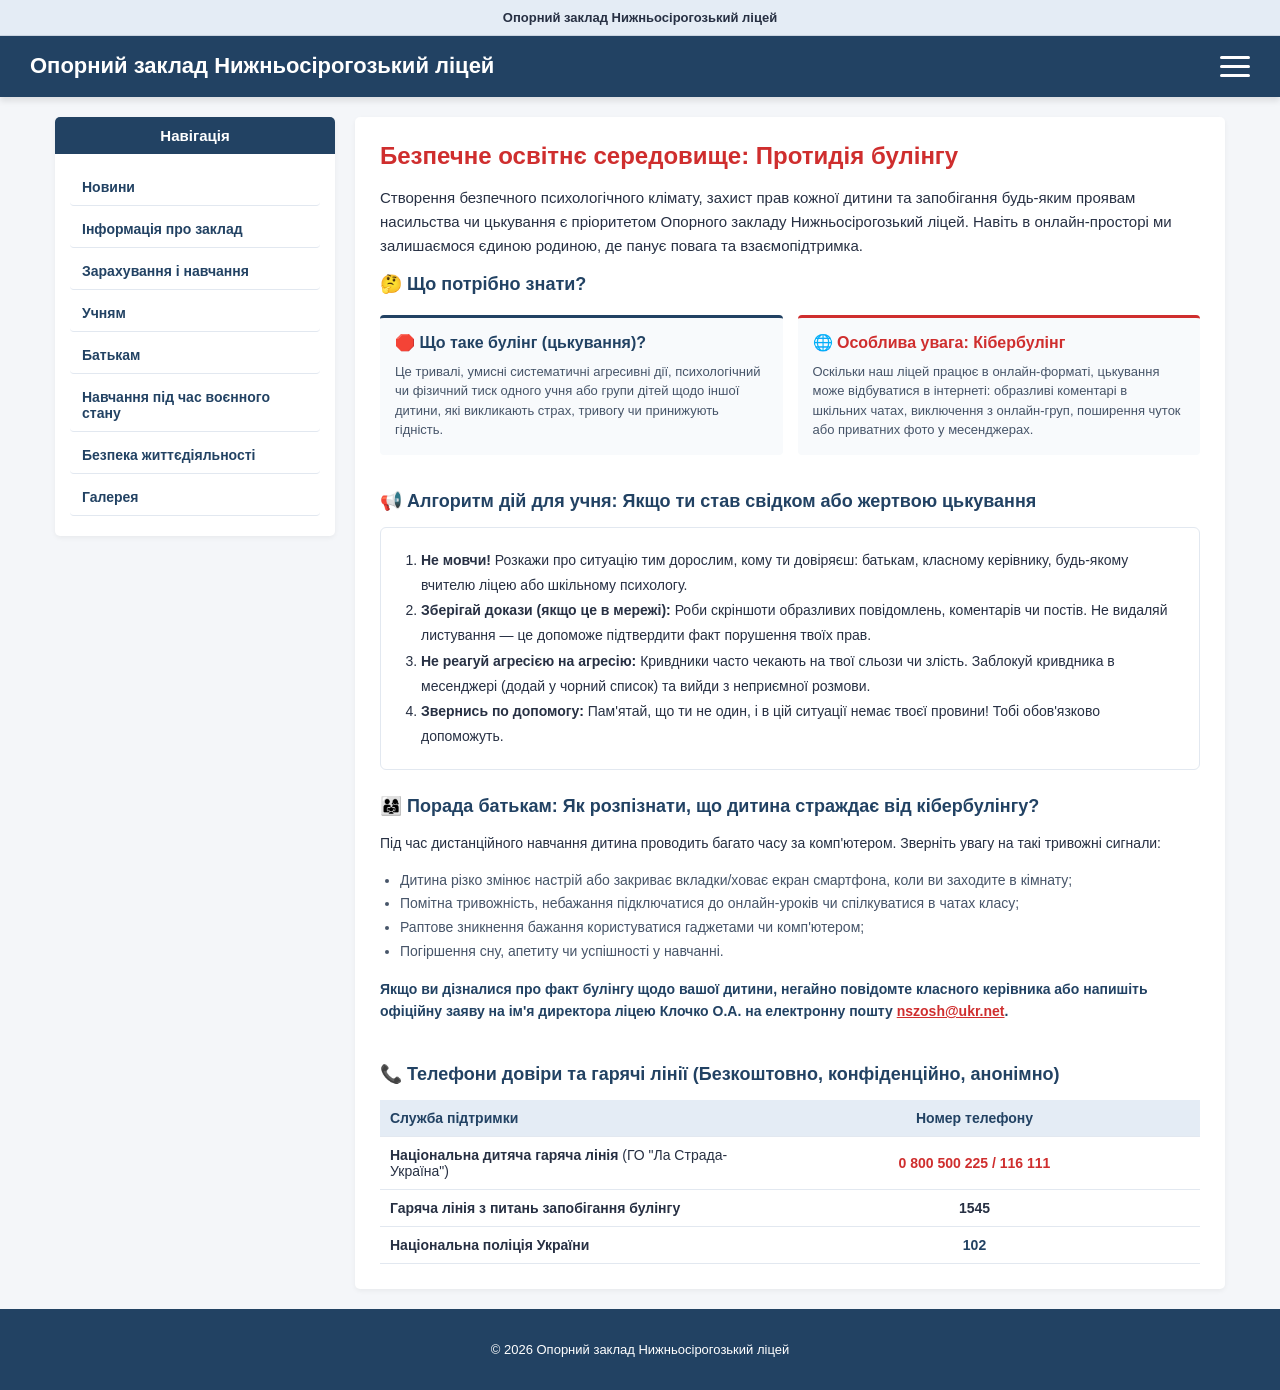
<file: anti-bullying.html>
<!DOCTYPE html>
<html lang="uk">
<head>
    <meta charset="UTF-8">
    <meta name="viewport" content="width=device-width, initial-scale=1.0">
    <title>Протидія булінгу - Нижньосірогозький ліцей</title>
    <link rel="stylesheet" href="style.css?v=2">
    <link rel="stylesheet" href="images.css">
</head>
<body>

    <div class="top-bar">Опорний заклад Нижньосірогозький ліцей</div>

    <header>
        <div class="logo-area"><h1>Опорний заклад Нижньосірогозький ліцей</h1></div>
        <div class="menu-toggle" id="burgerBtn"><span></span><span></span><span></span></div>
    </header>

    <!-- ВЕРХНЄ РОЗУМНЕ МЕНЮ (ПОСИЛАННЯ НА ЦЮ СТОРІНКУ ПРИБРАНО) -->
    <nav>
        <ul class="nav-container" id="navContainer">
            <li><a href="index.html">Головна</a></li>
            <li><a href="news.html">Новини</a></li>
            <li><a href="info.html">Інформація про заклад</a></li>
            <li><a href="rules.html">Зарахування і навчання</a></li>
            <li><a href="parents.html">Батькам</a></li>
            <li><a href="students.html">Учням</a></li>
            <li><a href="war-time.html">Навчання під час воєнного стану</a></li>
            <li><a href="safety.html">Безпека життєдіяльності</a></li>
            <li><a href="gallery.html">Галерея</a></li>
        </ul>
    </nav>

    <!-- МОБІЛЬНА ШТОРКА (ПОСИЛАННЯ НА ЦЮ СТОРІНКУ ПРИБРАНО) -->
    <ul id="leftMenu" class="school-left-menu">
        <li><a href="index.html">Головна</a></li>
        <li><a href="news.html">Новини</a></li>
        <li><a href="info.html">Інформація про заклад</a></li>
        <li><a href="rules.html">Зарахування і навчання</a></li>
        <li><a href="parents.html">Батькам</a></li>
        <li><a href="students.html">Учням</a></li>
        <li><a href="war-time.html">Навчання під час воєнного стану</a></li>
        <li><a href="safety.html">Безпека життєдіяльності</a></li>
        <li><a href="gallery.html">Галерея</a></li>
    </ul>

    <div class="site-layout inner-page">
        <!-- БІЧНА НАВІГАЦІЯ ПК-ВЕРСІЇ (ПОСИЛАННЯ НА ЦЮ СТОРІНКУ ПРИБРАНО) -->
        <aside class="sidebar">
            <div class="widget-title">Навігація</div>
            <ul class="school-left-menu">
                <li><a href="news.html">Новини</a></li>
                <li><a href="info.html">Інформація про заклад</a></li>
                <li><a href="rules.html">Зарахування і навчання</a></li>
                <li><a href="students.html">Учням</a></li>
                <li><a href="parents.html">Батькам</a></li>
                <li><a href="war-time.html">Навчання під час воєнного стану</a></li>
                <li><a href="safety.html">Безпека життєдіяльності</a></li>
                <li><a href="gallery.html">Галерея</a></li>
            </ul>
        </aside>

        <!-- ЦЕНТРАЛЬНИЙ КОНТЕНТ СТОРІНКИ -->
        <main class="main-content">
            <h1>Безпечне освітнє середовище: Протидія булінгу</h1>
            <p style="line-height: 1.6; font-size: 15px;">Створення безпечного психологічного клімату, захист прав кожної дитини та запобігання будь-яким проявам насильства чи цькування є пріоритетом Опорного закладу Нижньосірогозький ліцей. Навіть в онлайн-просторі ми залишаємося єдиною родиною, де панує повага та взаємопідтримка.</p>

            <!-- БЛОК 1 -->
            <h2>🤔 Що потрібно знати?</h2>
            <div style="display: flex; gap: 15px; flex-wrap: wrap; margin: 20px 0;">
                <div style="flex: 1; min-width: 280px; background-color: #f8fafc; border-top: 3px solid #224263; padding: 15px; border-radius: 4px;">
                    <h4 style="margin: 0 0 10px 0; color: #224263;">🛑 Що таке булінг (цькування)?</h4>
                    <p style="margin: 0; font-size: 13px; color: #475569; line-height: 1.5;">Це тривалі, умисні систематичні агресивні дії, психологічний чи фізичний тиск одного учня або групи дітей щодо іншої дитини, які викликають страх, тривогу чи принижують гідність.</p>
                </div>
                <div style="flex: 1; min-width: 280px; background-color: #f8fafc; border-top: 3px solid #cf2e2e; padding: 15px; border-radius: 4px;">
                    <h4 style="margin: 0 0 10px 0; color: #cf2e2e;">🌐 Особлива увага: Кібербулінг</h4>
                    <p style="margin: 0; font-size: 13px; color: #475569; line-height: 1.5;">Оскільки наш ліцей працює в онлайн-форматі, цькування може відбуватися в інтернеті: образливі коментарі в шкільних чатах, виключення з онлайн-груп, поширення чуток або приватних фото у месенджерах.</p>
                </div>
            </div>

            <!-- БЛОК 2 -->
            <h2 style="margin-top: 35px;">📢 Алгоритм дій для учня: Якщо ти став свідком або жертвою цькування</h2>
            <div style="margin-bottom: 25px; background-color: #ffffff; border: 1px solid #e2e8f0; padding: 20px; border-radius: 6px;">
                <ol style="padding-left: 20px; font-size: 14px; line-height: 1.8; color: #273043; margin: 0;">
                    <li><strong>Не мовчи!</strong> Розкажи про ситуацію тим дорослим, кому ти довіряєш: батькам, класному керівнику, будь-якому вчителю ліцею або шкільному психологу.</li>
                    <li><strong>Зберігай докази (якщо це в мережі):</strong> Роби скріншоти образливих повідомлень, коментарів чи постів. Не видаляй листування — це допоможе підтвердити факт порушення твоїх прав.</li>
                    <li><strong>Не реагуй агресією на агресію:</strong> Кривдники часто чекають на твої сльози чи злість. Заблокуй кривдника в месенджері (додай у чорний список) та вийди з неприємної розмови.</li>
                    <li><strong>Звернись по допомогу:</strong> Пам'ятай, що ти не один, і в цій ситуації немає твоєї провини! Тобі обов'язково допоможуть.</li>
                </ol>
            </div>

            <!-- БЛОК 3 -->
            <h2>👨‍👩‍👧 Порада батькам: Як розпізнати, що дитина страждає від кібербулінгу?</h2>
            <p style="font-size: 14px; line-height: 1.6;">Під час дистанційного навчання дитина проводить багато часу за комп'ютером. Зверніть увагу на такі тривожні сигнали:</p>
            <ul style="padding-left: 20px; font-size: 14px; line-height: 1.7; color: #475569;">
                <li>Дитина різко змінює настрій або закриває вкладки/ховає екран смартфона, коли ви заходите в кімнату;</li>
                <li>Помітна тривожність, небажання підключатися до онлайн-уроків чи спілкуватися в чатах класу;</li>
                <li>Раптове зникнення бажання користуватися гаджетами чи комп'ютером;</li>
                <li>Погіршення сну, апетиту чи успішності у навчанні.</li>
            </ul>
            <p style="font-size: 14px; line-height: 1.6; font-weight: bold; color: #224263;">Якщо ви дізналися про факт булінгу щодо вашої дитини, негайно повідомте класного керівника або напишіть офіційну заяву на ім'я директора ліцею Клочко О.А. на електронну пошту <a href="mailto:nszosh@ukr.net" style="color: #cf2e2e; text-decoration: underline;">nszosh@ukr.net</a>.</p>

            <!-- БЛОК 4 -->
            <h2 style="margin-top: 40px;">📞 Телефони довіри та гарячі лінії (Безкоштовно, конфіденційно, анонімно)</h2>
            <table style="margin-top: 15px; font-size: 13px; width: 100%;">
                <tr style="background-color: #224263; color: white;">
                    <th style="padding: 10px; width: 45%;">Служба підтримки</th>
                    <th style="padding: 10px; text-align: center;">Номер телефону</th>
                </tr>
                <tr>
                    <td><strong>Національна дитяча гаряча лінія</strong> (ГО "Ла Страда-Україна")</td>
                    <td style="text-align: center; font-weight: bold; color: #cf2e2e;">0 800 500 225 / 116 111</td>
                </tr>
                <tr>
                    <td><strong>Гаряча лінія з питань запобігання булінгу</strong></td>
                    <td style="text-align: center; font-weight: bold;">1545</td>
                </tr>
                <tr>
                    <td><strong>Національна поліція України</strong></td>
                    <td style="text-align: center; font-weight: bold; color: #224263;">102</td>
                </tr>
            </table>
        </main>
    </div>

    <footer>
        <p>&copy; 2026 Опорний заклад Нижньосірогозький ліцей</p>
    </footer>

    <script>
        const burgerBtn = document.getElementById('burgerBtn');
        const leftMenu = document.getElementById('leftMenu');
        const navContainer = document.getElementById('navContainer');

        burgerBtn.addEventListener('click', function(e) {
            e.stopPropagation();
            leftMenu.classList.toggle('active');
            navContainer.classList.toggle('active');
        });

        document.addEventListener('click', function(e) {
            if (!leftMenu.contains(e.target) && !burgerBtn.contains(e.target)) {
                leftMenu.classList.remove('active');
                navContainer.classList.remove('active');
            }
        });
    </script>
</body>
</html>
</file>
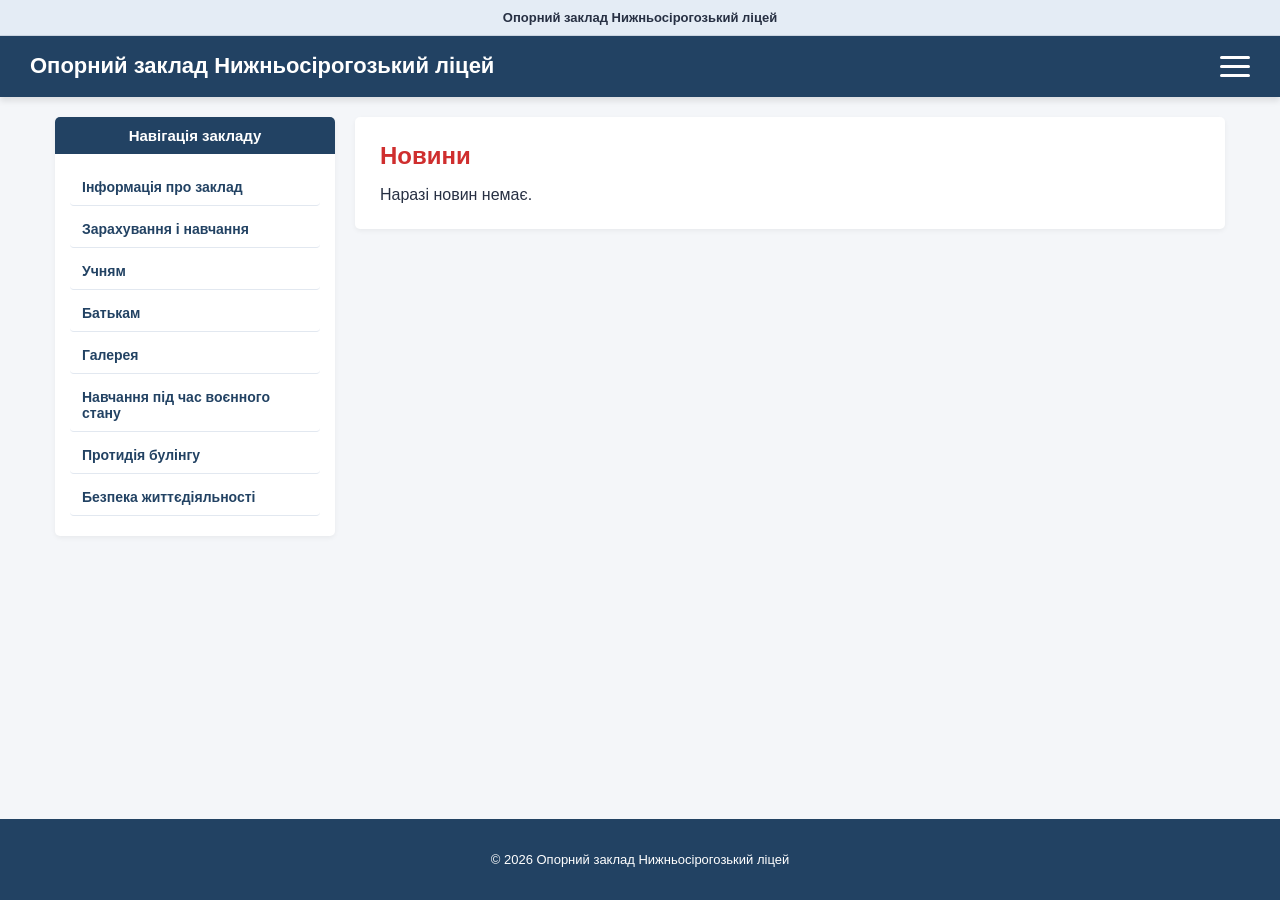
<file: news.html>
<!DOCTYPE html>
<html lang="uk">
<head>
    <meta charset="UTF-8">
    <meta name="viewport" content="width=device-width, initial-scale=1.0">
    <title>Новини - Нижньосірогозький ліцей</title>
    <link rel="stylesheet" href="style.css?v=2">
    <link rel="stylesheet" href="images.css">
    <style>
        .news-item { border-bottom: 2px solid #e2e8f0; margin-bottom: 30px; padding-bottom: 20px; }
        .news-date { color: #64748b; font-size: 0.9em; display: block; margin-bottom: 10px; }
        .news-title { color: #224263; margin-bottom: 10px; }
    </style>
</head>
<body>

    <div class="top-bar">Опорний заклад Нижньосірогозький ліцей</div>

    <header>
        <div class="logo-area"><h1>Опорний заклад Нижньосірогозький ліцей</h1></div>
        <div class="menu-toggle" id="burgerBtn"><span></span><span></span><span></span></div>
    </header>

    <nav>
        <ul class="nav-container" id="navContainer">
            <li><a href="index.html">Головна</a></li>
            <li><a href="info.html">Інформація про заклад</a></li>
            <li><a href="rules.html">Зарахування і навчання</a></li>
            <li><a href="parents.html">Батькам</a></li>
            <li><a href="students.html">Учням</a></li>
            <li><a href="gallery.html">Галерея</a></li>
            <li><a href="war-time.html">Навчання під час воєнного стану</a></li>
            <li><a href="anti-bullying.html">Протидія булінгу</a></li>
            <li><a href="safety.html">Безпека життєдіяльності</a></li>
        </ul>
    </nav>

    <div class="site-layout">
        <aside class="sidebar">
            <div class="widget-title">Навігація закладу</div>
            <ul class="school-left-menu">
                <li><a href="info.html">Інформація про заклад</a></li>
                <li><a href="rules.html">Зарахування і навчання</a></li>
                <li><a href="students.html">Учням</a></li>
                <li><a href="parents.html">Батькам</a></li>
                <li><a href="gallery.html">Галерея</a></li>
                <li><a href="war-time.html">Навчання під час воєнного стану</a></li>
                <li><a href="anti-bullying.html">Протидія булінгу</a></li>
                <li><a href="safety.html">Безпека життєдіяльності</a></li>
            </ul>
        </aside>

        <main class="main-content">
            <h1>Новини</h1>
            <div id="news-container">Завантаження новин...</div>
        </main>
    </div> 
    
    <footer>
        <p>&copy; 2026 Опорний заклад Нижньосірогозький ліцей</p>
    </footer>

   <script>
    // Меню
    const burgerBtn = document.getElementById('burgerBtn');
    const navContainer = document.getElementById('navContainer');
    burgerBtn.addEventListener('click', (e) => { e.stopPropagation(); navContainer.classList.toggle('active'); });

    // Покращене завантаження новин з обробкою Markdown та фото
    async function loadNews() {
        try {
            const repo = 'alllpar065-cloud/school-site2'; 
            const response = await fetch(`https://api.github.com/repos/${repo}/contents/news`);
            const files = await response.json();
            
            const container = document.getElementById('news-container');
            container.innerHTML = ''; 

            files.reverse(); 

            for (const file of files) {
                const contentRes = await fetch(file.download_url);
                const text = await contentRes.text();
                
                // Розбиваємо контент на частини
                const parts = text.split('---');
                const meta = parts[1] || '';
                const body = parts[2] || parts[0];

                const titleMatch = meta.match(/title: (.*)/);
                const dateMatch = meta.match(/date: (.*)/);
                
                // Перетворюємо Markdown на HTML
                // Фото: ![](images/foto.jpg) -> <img src="...">
                let htmlBody = body.replace(/!\[.*?\]\((.*?)\)/g, '<img src="$1" style="max-width:100%; border-radius:8px; margin: 10px 0;">');
                // Жирний текст: **текст** -> <strong>текст</strong>
                htmlBody = htmlBody.replace(/\*\*(.*?)\*\*/g, '<strong>$1</strong>');

                container.innerHTML += `
                    <div class="news-item" style="margin-bottom: 40px; border-bottom: 1px solid #ddd; padding-bottom: 20px;">
                        <h2 style="color: #224263; margin-bottom: 5px;">${titleMatch ? titleMatch[1] : 'Без назви'}</h2>
                        <span style="display:block; color: #666; margin-bottom: 15px; font-size: 0.9em;">
                            📅 ${dateMatch ? new Date(dateMatch[1]).toLocaleDateString('uk-UA') : ''}
                        </span>
                        <div style="line-height: 1.6; font-size: 1.1em; color: #333;">${htmlBody}</div>
                    </div>
                `;
            }
        } catch (error) {
            document.getElementById('news-container').innerHTML = "Наразі новин немає.";
        }
    }
    loadNews();
</script>
</body>
</html>
</file>
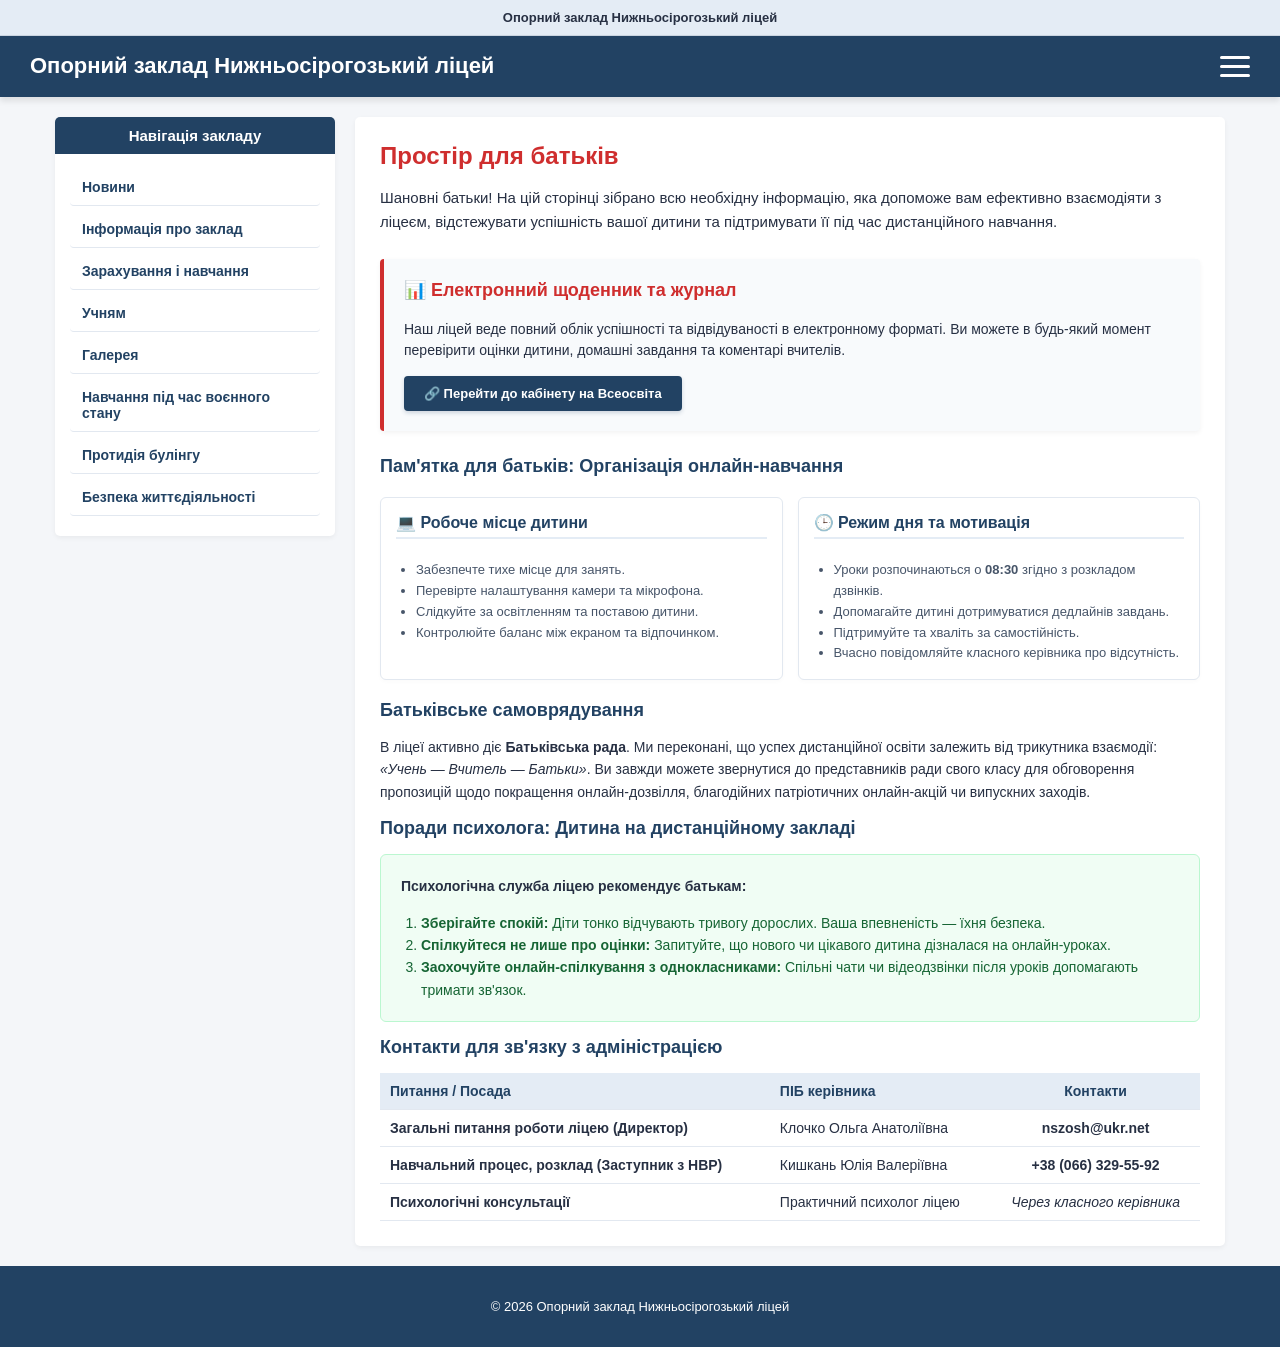
<file: parents.html>
<!DOCTYPE html>
<html lang="uk">
<head>
    <meta charset="UTF-8">
    <meta name="viewport" content="width=device-width, initial-scale=1.0">
    <title>Простір для батьків - Нижньосірогозький ліцей</title>
    <link rel="stylesheet" href="style.css?v=2">
    <link rel="stylesheet" href="images.css">
</head>
<body>

    <div class="top-bar">Опорний заклад Нижньосірогозький ліцей</div>

    <header>
        <div class="logo-area"><h1>Опорний заклад Нижньосірогозький ліцей</h1></div>
        <div class="menu-toggle" id="burgerBtn"><span></span><span></span><span></span></div>
    </header>

    <!-- ВЕРХНЄ РОЗУМНЕ МЕНЮ (ПОСИЛАННЯ НА ЦЮ СТОРІНКУ ПРИБРАНО) -->
    <nav>
        <ul class="nav-container" id="navContainer">
            <li><a href="index.html">Головна</a></li>
            <li><a href="news.html">Новини</a></li>
            <li><a href="info.html">Інформація про заклад</a></li>
            <li><a href="rules.html">Зарахування і навчання</a></li>
            <li><a href="students.html">Учням</a></li>
            <li><a href="gallery.html">Галерея</a></li>
            <li><a href="war-time.html">Навчання під час воєнного стану</a></li>
            <li><a href="anti-bullying.html">Протидія булінгу</a></li>
            <li><a href="safety.html">Безпека життєдіяльності</a></li>
        </ul>
    </nav>

    <!-- МОБІЛЬНА ШТОРКА (ПОСИЛАННЯ НА ЦЮ СТОРІНКУ ПРИБРАНО) -->
    <ul id="leftMenu" class="school-left-menu">
        <li><a href="index.html">Головна</a></li>
        <li><a href="news.html">Новини</a></li>
        <li><a href="info.html">Інформація про заклад</a></li>
        <li><a href="rules.html">Зарахування і навчання</a></li>
        <li><a href="students.html">Учням</a></li>
        <li><a href="gallery.html">Галерея</a></li>
        <li><a href="war-time.html">Навчання під час воєнного стану</a></li>
        <li><a href="anti-bullying.html">Протидія булінгу</a></li>
        <li><a href="safety.html">Безпека життєдіяльності</a></li>
    </ul>

    <div class="site-layout">
        <!-- БІЧНА НАВІГАЦІЯ ПК-ВЕРСІЇ (ПОСИЛАННЯ НА ЦЮ СТОРІНКУ ПРИБРАНО) -->
        <aside class="sidebar">
            <div class="widget-title">Навігація закладу</div>
            <ul class="school-left-menu">
                <li><a href="news.html">Новини</a></li>
                <li><a href="info.html">Інформація про заклад</a></li>
                <li><a href="rules.html">Зарахування і навчання</a></li>
                <li><a href="students.html">Учням</a></li>
                <li><a href="gallery.html">Галерея</a></li>
                <li><a href="war-time.html">Навчання під час воєнного стану</a></li>
                <li><a href="anti-bullying.html">Протидія булінгу</a></li>
                <li><a href="safety.html">Безпека життєдіяльності</a></li>
            </ul>
        </aside>

        <!-- ЦЕНТРАЛЬНИЙ КОНТЕНТ СТОРІНКИ -->
        <main class="main-content">
            <h1>Простір для батьків</h1>
            <p style="line-height: 1.6; font-size: 15px;">Шановні батьки! На цій сторінці зібрано всю необхідну інформацію, яка допоможе вам ефективно взаємодіяти з ліцеєм, відстежувати успішність вашої дитини та підтримувати її під час дистанційного навчання.</p>

            <div style="background-color: #f8fafc; border-left: 4px solid #cf2e2e; padding: 20px; margin: 25px 0; border-radius: 4px; box-shadow: 0 2px 5px rgba(0,0,0,0.05);">
                <h3 style="margin-top: 0; color: #cf2e2e; font-size: 18px;">📊 Електронний щоденник та журнал</h3>
                <p style="font-size: 14px; line-height: 1.5; margin-bottom: 15px;">Наш ліцей веде повний облік успішності та відвідуваності в електронному форматі. Ви можете в будь-який момент перевірити оцінки дитини, домашні завдання та коментарі вчителів.</p>
                <a href="https://vseosvita.ua/" target="_blank" style="display: inline-block; background-color: #224263; color: white !important; text-decoration: none; padding: 10px 20px; font-weight: bold; font-size: 13px; border-radius: 4px; transition: 0.2s; box-shadow: 0 2px 4px rgba(34,66,99,0.2);">
                    🔗 Перейти до кабінету на Всеосвіта
                </a>
            </div>

            <h2>Пам'ятка для батьків: Організація онлайн-навчання</h2>
            <div style="display: flex; gap: 15px; flex-wrap: wrap; margin: 20px 0;">
                <div style="flex: 1; min-width: 280px; background-color: #ffffff; border: 1px solid #e2e8f0; padding: 15px; border-radius: 6px; box-shadow: 0 2px 4px rgba(0,0,0,0.02);">
                    <h4 style="margin-top: 0; color: #224263; border-bottom: 2px solid #e4ecf5; padding-bottom: 5px;">💻 Робоче місце дитини</h4>
                    <ul style="padding-left: 20px; font-size: 13px; line-height: 1.6; color: #475569; margin-bottom: 0;">
                        <li>Забезпечте тихе місце для занять.</li>
                        <li>Перевірте налаштування камери та мікрофона.</li>
                        <li>Слідкуйте за освітленням та поставою дитини.</li>
                        <li>Контролюйте баланс між екраном та відпочинком.</li>
                    </ul>
                </div>

                <div style="flex: 1; min-width: 280px; background-color: #ffffff; border: 1px solid #e2e8f0; padding: 15px; border-radius: 6px; box-shadow: 0 2px 4px rgba(0,0,0,0.02);">
                    <h4 style="margin-top: 0; color: #224263; border-bottom: 2px solid #e4ecf5; padding-bottom: 5px;">🕒 Режим дня та мотивація</h4>
                    <ul style="padding-left: 20px; font-size: 13px; line-height: 1.6; color: #475569; margin-bottom: 0;">
                        <li>Уроки розпочинаються о <strong>08:30</strong> згідно з розкладом дзвінків.</li>
                        <li>Допомагайте дитині дотримуватися дедлайнів завдань.</li>
                        <li>Підтримуйте та хваліть за самостійність.</li>
                        <li>Вчасно повідомляйте класного керівника про відсутність.</li>
                    </ul>
                </div>
            </div>

            <h2>Батьківське самоврядування</h2>
            <p style="font-size: 14px; line-height: 1.6;">В ліцеї активно діє <strong>Батьківська рада</strong>. Ми переконані, що успех дистанційної освіти залежить від трикутника взаємодії: <em>«Учень — Вчитель — Батьки»</em>. Ви завжди можете звернутися до представників ради свого класу для обговорення пропозицій щодо покращення онлайн-дозвілля, благодійних патріотичних онлайн-акцій чи випускних заходів.</p>

            <h2>Поради психолога: Дитина на дистанційному закладі</h2>
            <div style="background-color: #f0fdf4; border: 1px solid #bbf7d0; padding: 20px; border-radius: 6px; font-size: 14px; line-height: 1.6;">
                <p style="margin-top: 0;"><strong>Психологічна служба ліцею рекомендує батькам:</strong></p>
                <ol style="padding-left: 20px; margin-bottom: 0; color: #166534;">
                    <li><strong>Зберігайте спокій:</strong> Діти тонко відчувають тривогу дорослих. Ваша впевненість — їхня безпека.</li>
                    <li><strong>Спілкуйтеся не лише про оцінки:</strong> Запитуйте, що нового чи цікавого дитина дізналася на онлайн-уроках.</li>
                    <li><strong>Заохочуйте онлайн-спілкування з однокласниками:</strong> Спільні чати чи відеодзвінки після уроків допомагають тримати зв'язок.</li>
                </ol>
            </div>

            <h2>Контакти для зв'язку з адміністрацією</h2>
            <table style="margin-top: 15px; font-size: 13px; width: 100%;">
                <tr style="background-color: #224263; color: white;">
                    <th style="padding: 10px;">Питання / Посада</th>
                    <th style="padding: 10px;">ПІБ керівника</th>
                    <th style="padding: 10px; text-align: center;">Контакти</th>
                </tr>
                <tr>
                    <td style="padding: 10px;"><strong>Загальні питання роботи ліцею (Директор)</strong></td>
                    <td style="padding: 10px;">Клочко Ольга Анатоліївна</td>
                    <td style="padding: 10px; text-align: center; font-weight: bold;">nszosh@ukr.net</td>
                </tr>
                <tr>
                    <td style="padding: 10px;"><strong>Навчальний процес, розклад (Заступник з НВР)</strong></td>
                    <td style="padding: 10px;">Кишкань Юлія Валеріївна</td>
                    <td style="padding: 10px; text-align: center; font-weight: bold;">+38 (066) 329-55-92</td>
                </tr>
                <tr>
                    <td style="padding: 10px;"><strong>Психологічні консультації</strong></td>
                    <td style="padding: 10px;">Практичний психолог ліцею</td>
                    <td style="padding: 10px; text-align: center; font-style: italic;">Через класного керівника</td>
                </tr>
            </table>
        </main>
    </div> 
    
    <footer>
        <p>&copy; 2026 Опорний заклад Нижньосірогозький ліцей</p>
    </footer>

    <script>
        const burgerBtn = document.getElementById('burgerBtn');
        const leftMenu = document.getElementById('leftMenu');
        const navContainer = document.getElementById('navContainer');

        // Відкриття/закриття мобільної чорної шторки та мобільного меню навігації
        burgerBtn.addEventListener('click', function(e) {
            e.stopPropagation();
            leftMenu.classList.toggle('active');
            navContainer.classList.toggle('active');
        });

        // Закриття шторки при кліку в будь-яке інше місце екрана
        document.addEventListener('click', function(e) {
            if (!leftMenu.contains(e.target) && !burgerBtn.contains(e.target)) {
                leftMenu.classList.remove('active');
                navContainer.classList.remove('active');
            }
        });
    </script>
</body>
</html>
</file>
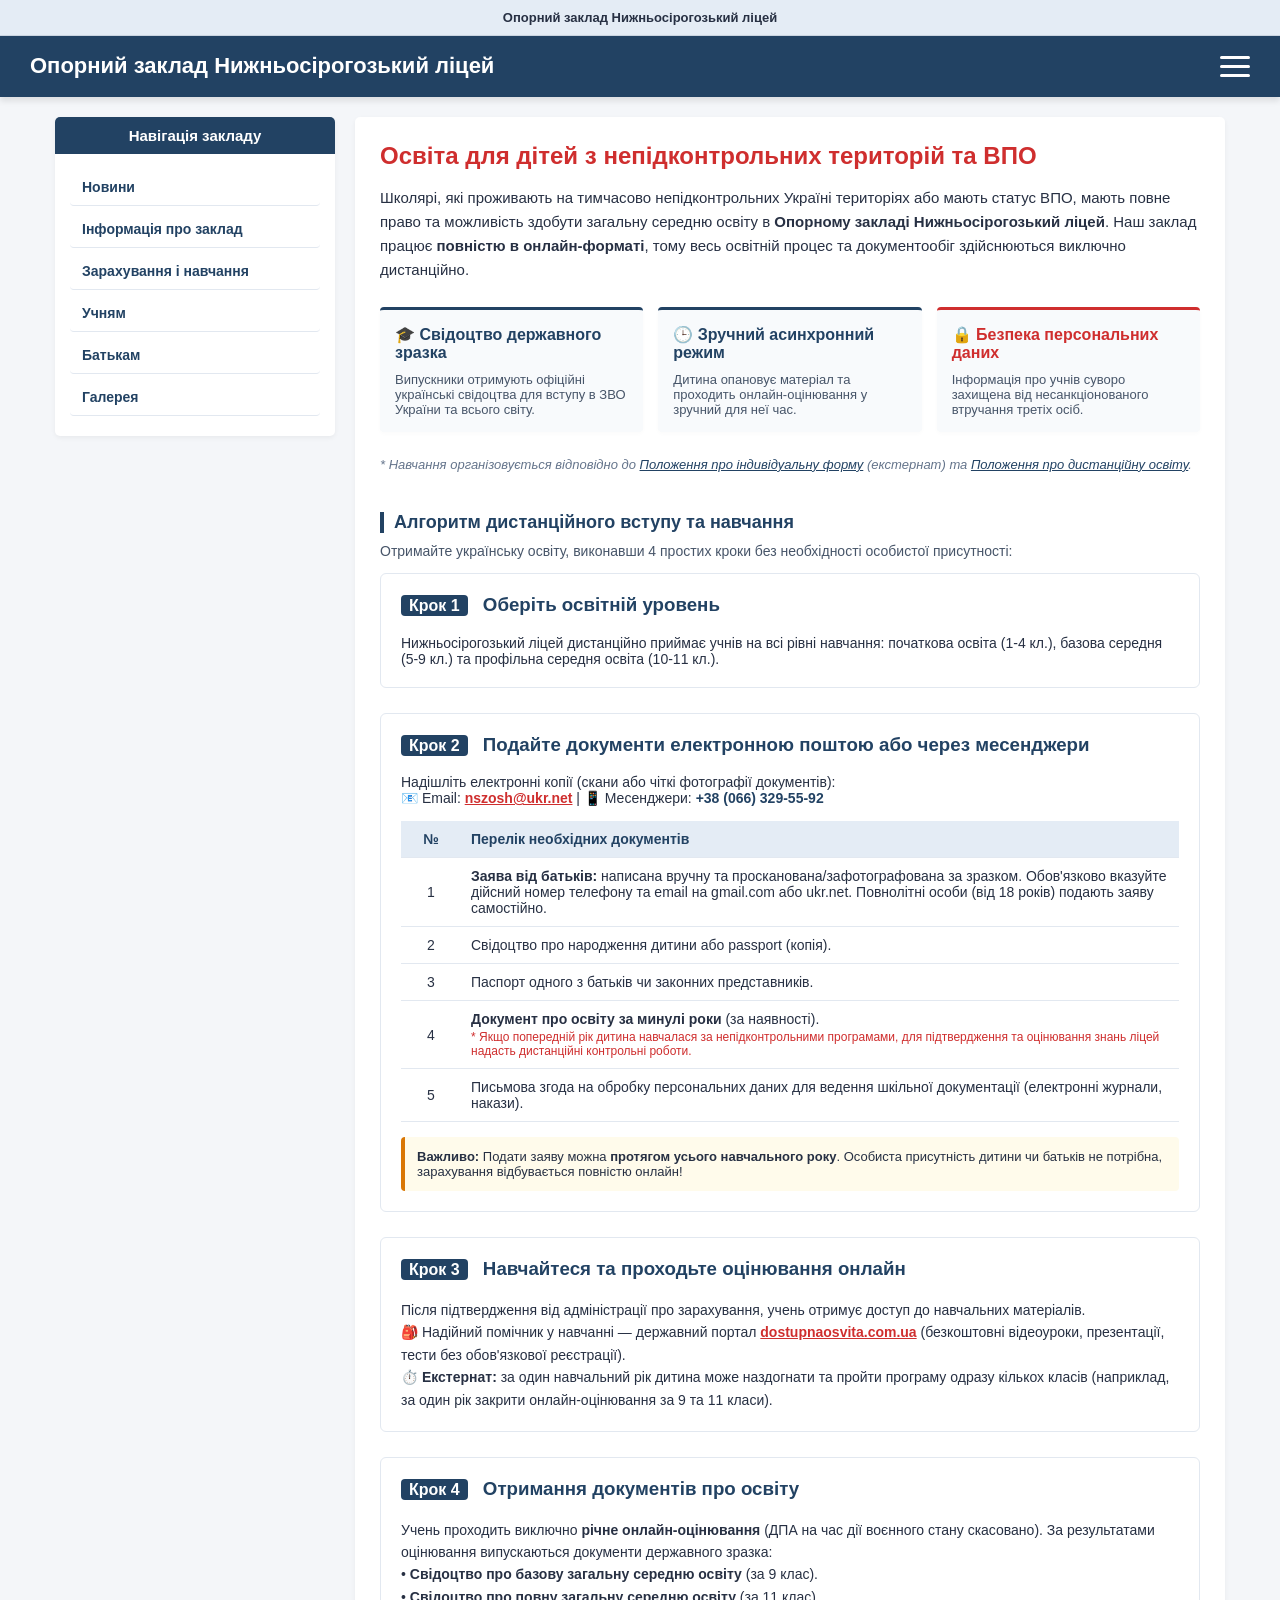
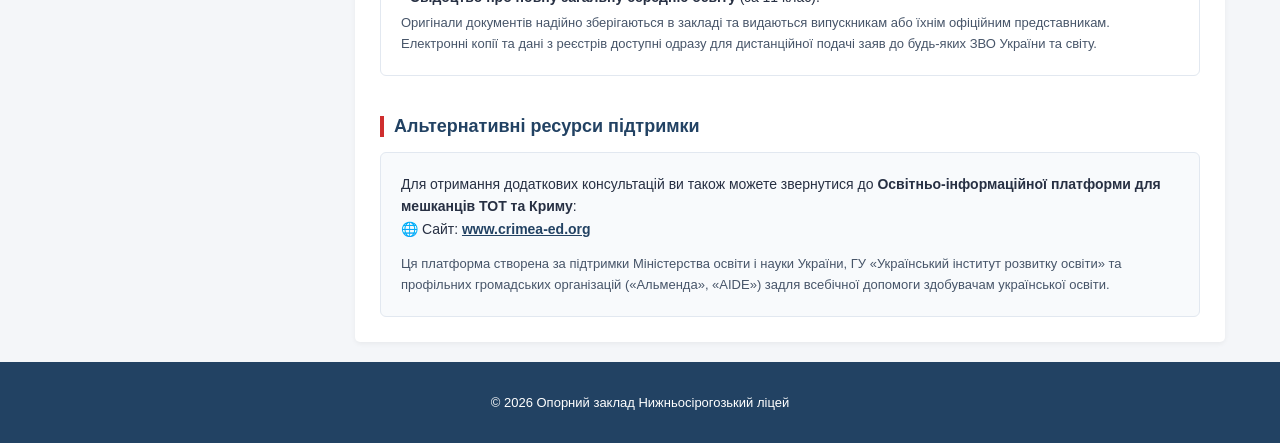
<file: rules.html>
<!DOCTYPE html>
<html lang="uk">
<head>
    <meta charset="UTF-8">
    <meta name="viewport" content="width=device-width, initial-scale=1.0">
    <title>Зарахування і навчання - Нижньосірогозький ліцей</title>
    <link rel="stylesheet" href="style.css">
    <link rel="stylesheet" href="images.css">
</head>
<body>

    <div class="top-bar">Опорний заклад Нижньосірогозький ліцей</div>

    <header>
        <div class="logo-area"><h1>Опорний заклад Нижньосірогозький ліцей</h1></div>
        <!-- Кнопка-бургер з правильним ID для сучасного скрипту -->
        <div class="menu-toggle" id="burgerBtn"><span></span><span></span><span></span></div>
    </header>

    <!-- Горизонтальне меню ПК версії -->
    <nav>
        <ul class="nav-container" id="navContainer">
            <li><a href="index.html">Головна</a></li>
            <li><a href="news.html">Новини</a></li>
            <li><a href="info.html">Інформація про заклад</a></li>
            <li><a href="rules.html">Зарахування і навчання</a></li>
            <li><a href="parents.html">Батькам</a></li>
            <li><a href="students.html">Учням</a></li>
            <li><a href="gallery.html">Галерея</a></li>
        </ul>
    </nav>

    <!-- ВИСУВНА МОБІЛЬНА ШТОРКА (ПОВЕРНЕНО В КОД) -->
    <ul id="leftMenu" class="school-left-menu">
        <li><a href="index.html">Головна</a></li>
        <li><a href="news.html">Новини</a></li>
        <li><a href="info.html">Інформація про заклад</a></li>
        <li><a href="rules.html">Зарахування і навчання</a></li>
        <li><a href="parents.html">Батькам</a></li>
        <li><a href="students.html">Учням</a></li>
        <li><a href="gallery.html">Галерея</a></li>
    </ul>

    <div class="site-layout">
        <!-- Ліве меню ПК версії (навігація) -->
        <aside class="sidebar">
            <div class="widget-title">Навігація закладу</div>
            <ul class="school-left-menu">
                <li><a href="news.html">Новини</a></li>
                <li><a href="info.html">Інформація про заклад</a></li>
                <li><a href="rules.html">Зарахування і навчання</a></li>
                <li><a href="students.html">Учням</a></li>
                <li><a href="parents.html">Батькам</a></li>
                <li><a href="gallery.html">Галерея</a></li>
            </ul>
        </aside>

        <!-- ЦЕНТРАЛЬНА ЧАСТИНА (ПОДВІЙНИЙ ТЕГ <main> ПРИБРАНО) -->
        <main class="main-content">
            <h1>Освіта для дітей з непідконтрольних територій та ВПО</h1>
            <p style="line-height: 1.6; font-size: 15px;">Школярі, які проживають на тимчасово непідконтрольних Україні територіях або мають статус ВПО, мають повне право та можливість здобути загальну середню освіту в <strong>Опорному закладі Нижньосірогозький ліцей</strong>. Наш заклад працює <strong>повністю в онлайн-форматі</strong>, тому весь освітній процес та документообіг здійснюються виключно дистанційно.</p>

            <!-- ПЕРЕВАГИ НАВЧАННЯ (КОРОТКІ ТЕЗИ) -->
            <div style="display: flex; gap: 15px; flex-wrap: wrap; margin: 25px 0;">
                <div style="flex: 1; min-width: 220px; background-color: #f8fafc; border-top: 3px solid #224263; padding: 15px; border-radius: 4px; box-shadow: 0 2px 4px rgba(0,0,0,0.02);">
                    <h4 style="margin: 0 0 10px 0; color: #224263;">🎓 Свідоцтво державного зразка</h4>
                    <p style="margin: 0; font-size: 13px; color: #475569;">Випускники отримують офіційні українські свідоцтва для вступу в ЗВО України та всього світу.</p>
                </div>
                <div style="flex: 1; min-width: 220px; background-color: #f8fafc; border-top: 3px solid #224263; padding: 15px; border-radius: 4px; box-shadow: 0 2px 4px rgba(0,0,0,0.02);">
                    <h4 style="margin: 0 0 10px 0; color: #224263;">🕒 Зручний асинхронний режим</h4>
                    <p style="margin: 0; font-size: 13px; color: #475569;">Дитина опановує матеріал та проходить онлайн-оцінювання у зручний для неї час.</p>
                </div>
                <div style="flex: 1; min-width: 220px; background-color: #f8fafc; border-top: 3px solid #cf2e2e; padding: 15px; border-radius: 4px; box-shadow: 0 2px 4px rgba(0,0,0,0.02);">
                    <h4 style="margin: 0 0 10px 0; color: #cf2e2e;">🔒 Безпека персональних даних</h4>
                    <p style="margin: 0; font-size: 13px; color: #475569;">Інформація про учнів суворо захищена від несанкціонованого втручання третіх осіб.</p>
                </div>
            </div>

            <p style="font-size: 13px; color: #64748b; font-style: italic;">* Навчання організовується відповідно до <a href="https://zakon.rada.gov.ua/laws/show/z0852-19#Text" target="_blank" style="color: #224263; text-decoration: underline;">Положення про індивідуальну форму</a> (екстернат) та <a href="https://zakon.rada.gov.ua/laws/show/z0941-20#Text" target="_blank" style="color: #224263; text-decoration: underline;">Положення про дистанційну освіту</a>.</p>

            <!-- ЧОТИРИ КРОКИ -->
            <h2 style="margin-top: 40px; border-left: 4px solid #224263; padding-left: 10px;">Алгоритм дистанційного вступу та навчання</h2>
            <p style="font-size: 14px; margin-top: -5px; color: #475569;">Отримайте українську освіту, виконавши 4 простих кроки без необхідності особистої присутності:</p>

            <!-- КРОК 1 -->
            <div style="margin-bottom: 25px; background-color: #ffffff; border: 1px solid #e2e8f0; padding: 20px; border-radius: 6px;">
                <h3 style="margin-top: 0; color: #224263;"><span style="background-color: #224263; color: white; padding: 2px 8px; border-radius: 4px; margin-right: 10px; font-size: 16px;">Крок 1</span> Оберіть освітній уровень</h3>
                <p style="margin: 10px 0 0 0; font-size: 14px;">Нижньосірогозький ліцей дистанційно приймає учнів на всі рівні навчання: початкова освіта (1-4 кл.), базова середня (5-9 кл.) та профільна середня освіта (10-11 кл.).</p>
            </div>

            <!-- КРОК 2 -->
            <div style="margin-bottom: 25px; background-color: #ffffff; border: 1px solid #e2e8f0; padding: 20px; border-radius: 6px;">
                <h3 style="margin-top: 0; color: #224263;"><span style="background-color: #224263; color: white; padding: 2px 8px; border-radius: 4px; margin-right: 10px; font-size: 16px;">Крок 2</span> Подайте документи електронною поштою або через месенджери</h3>
                <p style="margin: 10px 0 15px 0; font-size: 14px;">Надішліть електронні копії (скани або чіткі фотографії документів): 
                    <br>📧 Email: <a href="mailto:nszosh@ukr.net" style="font-weight: bold; color: #cf2e2e;">nszosh@ukr.net</a> 
                    | 📱 Месенджери: <strong style="color: #224263;">+38 (066) 329-55-92</strong>
                </p>

                <table style="margin-top: 15px; font-size: 13px; width: 100%;">
                    <tr style="background-color: #e4ecf5; color: #224263; font-weight: bold;">
                        <td style="width: 40px; text-align: center; padding: 10px;">№</td>
                        <td style="padding: 10px;">Перелік необхідних документів</td>
                    </tr>
                    <tr><td style="text-align: center; padding: 10px;">1</td><td style="padding: 10px;"><strong>Заява від батьків:</strong> написана вручну та просканована/зафотографована за зразком. Обов'язково вказуйте дійсний номер телефону та email на gmail.com або ukr.net. Повнолітні особи (від 18 років) подають заяву самостійно.</td></tr>
                    <tr><td style="text-align: center; padding: 10px;">2</td><td style="padding: 10px;">Свідоцтво про народження дитини або passport (копія).</td></tr>
                    <tr><td style="text-align: center; padding: 10px;">3</td><td style="padding: 10px;">Паспорт одного з батьків чи законних представників.</td></tr>
                    <tr><td style="text-align: center; padding: 10px;">4</td><td style="padding: 10px;"><strong>Документ про освіту за минулі роки</strong> (за наявності). <span style="color: #cf2e2e; font-size: 12px; display: block; margin-top: 3px;">* Якщо попередній рік дитина навчалася за непідконтрольними програмами, для підтвердження та оцінювання знань ліцей надасть дистанційні контрольні роботи.</span></td></tr>
                    <tr><td style="text-align: center; padding: 10px;">5</td><td style="padding: 10px;">Письмова згода на обробку персональних даних для ведення шкільної документації (електронні журнали, накази).</td></tr>
                </table>

                <div style="background-color: #fffbeb; border-left: 4px solid #d97706; padding: 12px; margin-top: 15px; border-radius: 4px; font-size: 13px;">
                    <strong>Важливо:</strong> Подати заяву можна <strong>протягом усього навчального року</strong>. Особиста присутність дитини чи батьків не потрібна, зарахування відбувається повністю онлайн!
                </div>
            </div>

            <!-- КРОК 3 -->
            <div style="margin-bottom: 25px; background-color: #ffffff; border: 1px solid #e2e8f0; padding: 20px; border-radius: 6px;">
                <h3 style="margin-top: 0; color: #224263;"><span style="background-color: #224263; color: white; padding: 2px 8px; border-radius: 4px; margin-right: 10px; font-size: 16px;">Крок 3</span> Навчайтеся та проходьте оцінювання онлайн</h3>
                <p style="margin: 10px 0 0 0; font-size: 14px; line-height: 1.6;">Після підтвердження від адміністрації про зарахування, учень отримує доступ до навчальних матеріалів. 
                    <br>🎒 Надійний помічник у навчанні — державний портал <a href="https://dostupnaosvita.com.ua/" target="_blank" style="color: #cf2e2e; font-weight: bold; text-decoration: underline;">dostupnaosvita.com.ua</a> (безкоштовні відеоуроки, презентації, тести без обов'язкової реєстрації).
                    <br>⏱️ <strong>Екстернат:</strong> за один навчальний рік дитина може наздогнати та пройти програму одразу кількох класів (наприклад, за один рік закрити онлайн-оцінювання за 9 та 11 класи).
                </p>
            </div>

            <!-- КРОК 4 -->
            <div style="margin-bottom: 25px; background-color: #ffffff; border: 1px solid #e2e8f0; padding: 20px; border-radius: 6px;">
                <h3 style="margin-top: 0; color: #224263;"><span style="background-color: #224263; color: white; padding: 2px 8px; border-radius: 4px; margin-right: 10px; font-size: 16px;">Крок 4</span> Отримання документів про освіту</h3>
                <p style="margin: 10px 0 0 0; font-size: 14px; line-height: 1.6;">Учень проходить виключно <strong>річне онлайн-оцінювання</strong> (ДПА на час дії воєнного стану скасовано). За результатами оцінювання випускаються документи державного зразка:
                    <br>• <strong>Свідоцтво про базову загальну середню освіту</strong> (за 9 клас).
                    <br>• <strong>Свідоцтво про повну загальну середню освіту</strong> (за 11 клас).
                    <br><span style="color: #475569; font-size: 13px; display: block; margin-top: 5px;">Оригінали документів надійно зберігаються в закладі та видаються випускникам або їхнім офіційним представникам. Електронні копії та дані з реєстрів доступні одразу для дистанційної подачі заяв до будь-яких ЗВО України та світу.</span>
                </p>
            </div>

            <!-- ВАРІАНТ 2 -->
            <h2 style="margin-top: 40px; border-left: 4px solid #cf2e2e; padding-left: 10px;">Альтернативні ресурси підтримки</h2>
            <div style="background-color: #f8fafc; border: 1px solid #e2e8f0; padding: 20px; border-radius: 6px; line-height: 1.6;">
                <p style="margin-top: 0; font-size: 14px;">Для отримання додаткових консультацій ви також можете звернутися до <strong>Освітньо-інформаційної платформи для мешканців ТОТ та Криму</strong>: 
                    <br>🌐 Сайт: <a href="https://www.crimea-ed.org/" target="_blank" style="color: #224263; font-weight: bold; text-decoration: underline;">www.crimea-ed.org</a>
                </p>
                <p style="margin-bottom: 0; font-size: 13px; color: #475569;">Ця платформа створена за підтримки Міністерства освіти і науки України, ГУ «Український інститут розвитку освіти» та профільних громадських організацій («Альменда», «AIDE») задля всебічної допомоги здобувачам української освіти.</p>
            </div>
        </main>
    </div> <!-- КІНЕЦЬ КОНТЕЙНЕРА SITE-LAYOUT -->

    <!-- ФУТЕР ОСТАТОЧНО ВИЙШОВ ІЗ СІТКИ І СТОЇТЬ ЗНИЗУ -->
    <footer>
        <p>&copy; 2026 Опорний заклад Нижньосірогозький ліцей</p>
    </footer>

    <!-- НОВИЙ НАДІЙНИЙ СКРИПТ ДЛЯ ПРАВИЛЬНОЇ РОБОТИ МЕНЮ -->
    <script>
        const burgerBtn = document.getElementById('burgerBtn');
        const leftMenu = document.getElementById('leftMenu');
        const navContainer = document.getElementById('navContainer');

        // Відкриття при натисканні
        burgerBtn.addEventListener('click', function(e) {
            e.stopPropagation();
            leftMenu.classList.toggle('active');
            navContainer.classList.toggle('active');
        });

        // Закриття при кліку повз шторку
        document.addEventListener('click', function(e) {
            if (!leftMenu.contains(e.target) && !burgerBtn.contains(e.target)) {
                leftMenu.classList.remove('active');
                navContainer.classList.remove('active');
            }
        });
    </script>
</body>
</html>
</file>
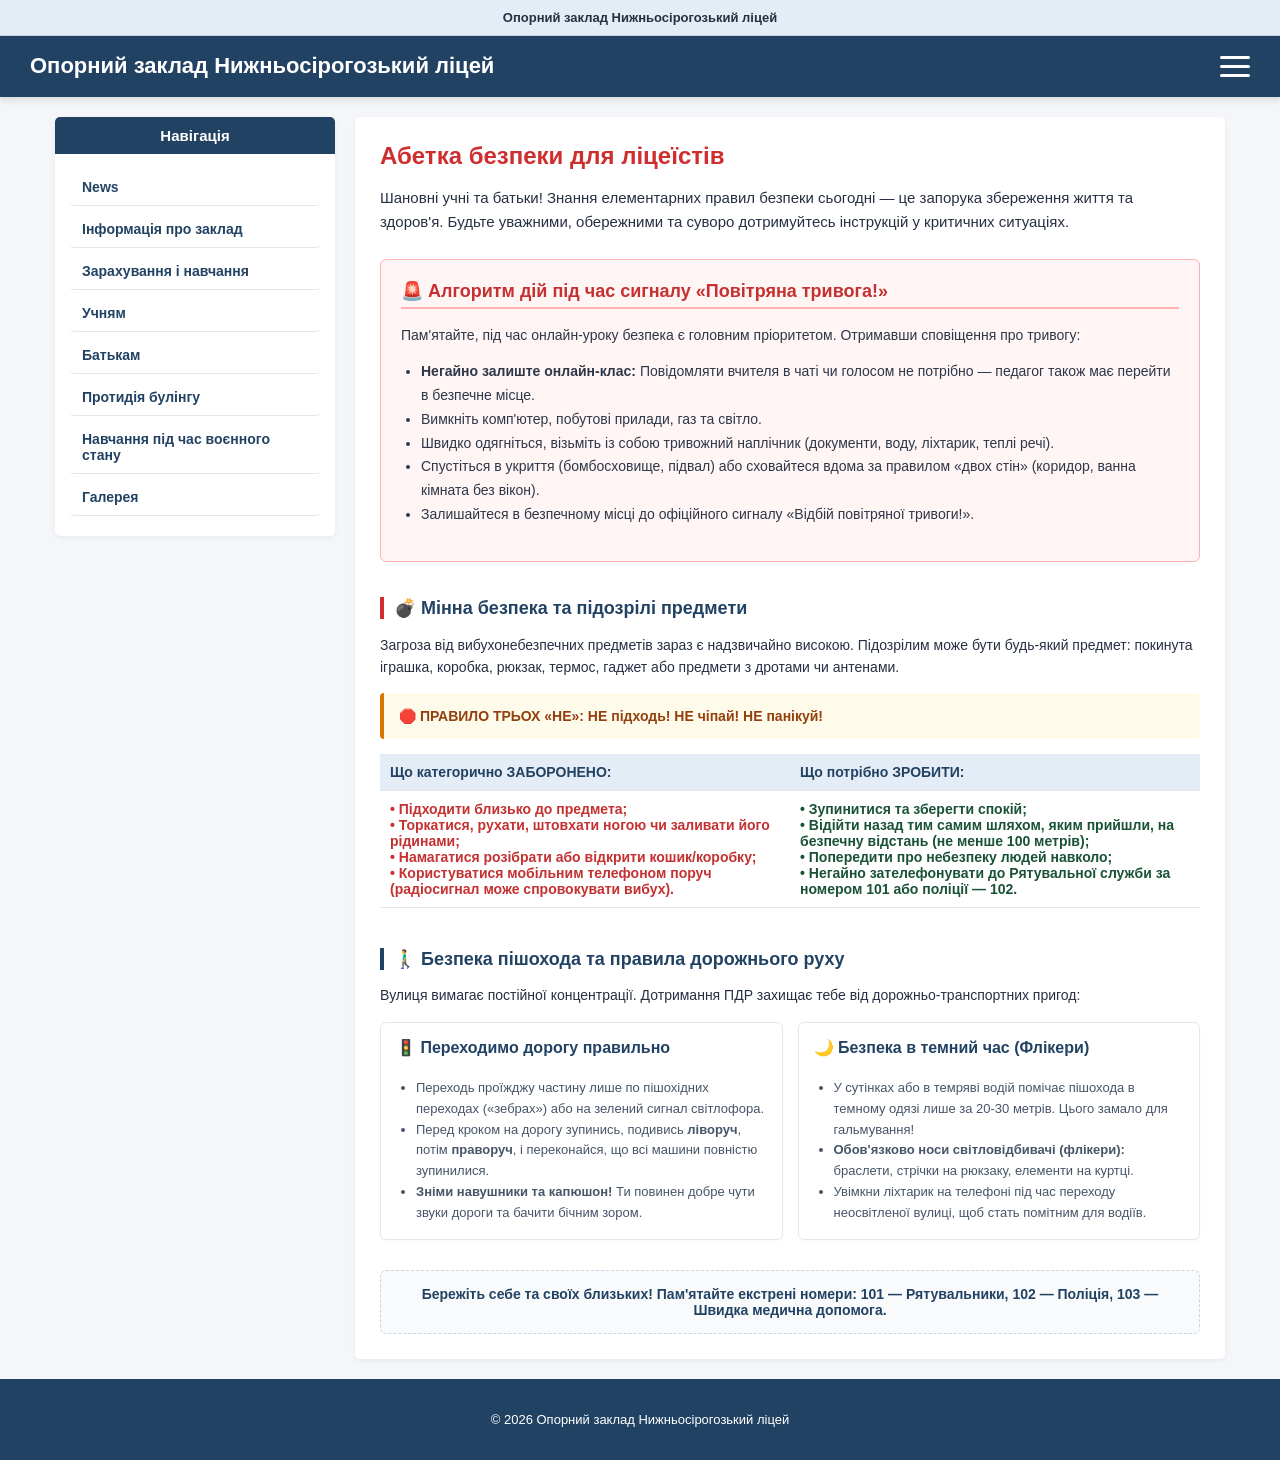
<file: safety.html>
<!DOCTYPE html>
<html lang="uk">
<head>
    <meta charset="UTF-8">
    <meta name="viewport" content="width=device-width, initial-scale=1.0">
    <title>Безпека життєдіяльності - Нижньосірогозький ліцей</title>
    <link rel="stylesheet" href="style.css?v=2">
    <link rel="stylesheet" href="images.css">
</head>
<body>

    <div class="top-bar">Опорний заклад Нижньосірогозький ліцей</div>

    <header>
        <div class="logo-area"><h1>Опорний заклад Нижньосірогозький ліцей</h1></div>
        <div class="menu-toggle" id="burgerBtn"><span></span><span></span><span></span></div>
    </header>

    <nav>
        <ul class="nav-container" id="navContainer">
            <li><a href="index.html">Головна</a></li>
            <li><a href="news.html">Новини</a></li>
            <li><a href="info.html">Інформація про заклад</a></li>
            <li><a href="rules.html">Зарахування і навчання</a></li>
            <li><a href="parents.html">Батькам</a></li>
            <li><a href="students.html">Учням</a></li>
            <li><a href="anti-bullying.html">Протидія булінгу</a></li>
            <li><a href="war-time.html">Навчання під час воєнного стану</a></li>
            <li><a href="gallery.html">Галерея</a></li>
        </ul>
    </nav>

    <ul id="leftMenu" class="school-left-menu">
        <li><a href="index.html">Головна</a></li>
        <li><a href="news.html">Новини</a></li>
        <li><a href="info.html">Інформація про заклад</a></li>
        <li><a href="rules.html">Зарахування і навчання</a></li>
        <li><a href="parents.html">Батькам</a></li>
        <li><a href="students.html">Учням</a></li>
        <li><a href="anti-bullying.html">Протидія булінгу</a></li>
        <li><a href="war-time.html">Навчання під час воєнного стану</a></li>
        <li><a href="gallery.html">Галерея</a></li>
    </ul>

    <div class="site-layout inner-page">
        <aside class="sidebar">
            <div class="widget-title">Навігація</div>
            <ul class="school-left-menu">
                <li><a href="news.html">News</a></li>
                <li><a href="info.html">Інформація про заклад</a></li>
                <li><a href="rules.html">Зарахування і навчання</a></li>
                <li><a href="students.html">Учням</a></li>
                <li><a href="parents.html">Батькам</a></li>
                <li><a href="anti-bullying.html">Протидія булінгу</a></li>
                <li><a href="war-time.html">Навчання під час воєнного стану</a></li>
                <li><a href="gallery.html">Галерея</a></li>
            </ul>
        </aside>

        <main class="main-content">
            <h1>Абетка безпеки для ліцеїстів</h1>
            <p style="line-height: 1.6; font-size: 15px;">Шановні учні та батьки! Знання елементарних правил безпеки сьогодні — це запорука збереження життя та здоров'я. Будьте уважними, обережними та суворо дотримуйтесь інструкцій у критичних ситуаціях.</p>

            <div style="background-color: #fff5f5; border: 1px solid #feb2b2; padding: 20px; border-radius: 6px; margin: 25px 0;">
                <h2 style="color: #c53030; margin-top: 0; border-bottom: 2px solid #feb2b2; padding-bottom: 5px;">🚨 Алгоритм дій під час сигналу «Повітряна тривога!»</h2>
                <p style="font-size: 14px; line-height: 1.6; color: #2d3748;">Пам'ятайте, під час онлайн-уроку безпека є головним пріоритетом. Отримавши сповіщення про тривогу:</p>
                <ul style="padding-left: 20px; font-size: 14px; line-height: 1.7; color: #2d3748;">
                    <li><strong>Негайно залиште онлайн-клас:</strong> Повідомляти вчителя в чаті чи голосом не потрібно — педагог також має перейти в безпечне місце.</li>
                    <li>Вимкніть комп'ютер, побутові прилади, газ та світло.</li>
                    <li>Швидко одягніться, візьміть із собою тривожний наплічник (документи, воду, ліхтарик, теплі речі).</li>
                    <li>Спустіться в укриття (бомбосховище, підвал) або сховайтеся вдома за правилом «двох стін» (коридор, ванна кімната без вікон).</li>
                    <li>Залишайтеся в безпечному місці до офіційного сигналу «Відбій повітряної тривоги!».</li>
                </ul>
            </div>

            <h2 style="margin-top: 35px; border-left: 4px solid #cf2e2e; padding-left: 10px;">💣 Мінна безпека та підозрілі предмети</h2>
            <p style="font-size: 14px; line-height: 1.6;">Загроза від вибухонебезпечних предметів зараз є надзвичайно високою. Підозрілим може бути будь-який предмет: покинута іграшка, коробка, рюкзак, термос, гаджет або предмети з дротами чи антенами.</p>
            
            <div style="background-color: #fffbeb; border-left: 4px solid #d97706; padding: 15px; border-radius: 4px; font-weight: bold; color: #92400e; font-size: 14px; margin-bottom: 15px;">
                🛑 ПРАВИЛО ТРЬОХ «НЕ»: НЕ підходь! НЕ чіпай! НЕ панікуй!
            </div>

            <table style="margin-top: 15px; font-size: 13px; width: 100%;">
                <tr style="background-color: #224263; color: white;">
                    <th style="padding: 10px; width: 50%;">Що категорично ЗАБОРОНЕНО:</th>
                    <th style="padding: 10px;">Що потрібно ЗРОБИТИ:</th>
                </tr>
                <tr>
                    <td style="color: #c53030; font-weight: bold; vertical-align: top; padding: 10px;">
                        • Підходити близько до предмета;<br>
                        • Торкатися, рухати, штовхати ногою чи заливати його рідинами;<br>
                        • Намагатися розібрати або відкрити кошик/коробку;<br>
                        • Користуватися мобільним телефоном поруч (радіосигнал може спровокувати вибух).
                    </td>
                    <td style="color: #1a5235; font-weight: bold; vertical-align: top; padding: 10px;">
                        • Зупинитися та зберегти спокій;<br>
                        • Відійти назад тим самим шляхом, яким прийшли, на безпечну відстань (не менше 100 метрів);<br>
                        • Попередити про небезпеку людей навколо;<br>
                        • Негайно зателефонувати до Рятувальної служби за номером <strong>101</strong> або поліції — <strong>102</strong>.
                    </td>
                </tr>
            </table>

            <h2 style="margin-top: 40px; border-left: 4px solid #224263; padding-left: 10px;">🚶‍♂️ Безпека пішохода та правила дорожнього руху</h2>
            <p style="font-size: 14px; line-height: 1.6;">Вулиця вимагає постійної концентрації. Дотримання ПДР захищає тебе від дорожньо-транспортних пригод:</p>
            
            <div style="display: flex; gap: 15px; flex-wrap: wrap; margin-top: 15px;">
                <div style="flex: 1; min-width: 280px; background-color: #ffffff; border: 1px solid #e2e8f0; padding: 15px; border-radius: 6px; box-shadow: 0 2px 4px rgba(0,0,0,0.02);">
                    <h4 style="margin-top: 0; color: #224263;">🚦 Переходимо дорогу правильно</h4>
                    <ul style="padding-left: 20px; font-size: 13px; line-height: 1.6; color: #475569; margin-bottom: 0;">
                        <li>Переходь проїжджу частину лише по пішохідних переходах («зебрах») або на зелений сигнал світлофора.</li>
                        <li>Перед кроком на дорогу зупинись, подивись <strong>ліворуч</strong>, потім <strong>праворуч</strong>, і переконайся, що всі машини повністю зупинилися.</li>
                        <li><strong>Зніми навушники та капюшон!</strong> Ти повинен добре чути звуки дороги та бачити бічним зором.</li>
                    </ul>
                </div>

                <div style="flex: 1; min-width: 280px; background-color: #ffffff; border: 1px solid #e2e8f0; padding: 15px; border-radius: 6px; box-shadow: 0 2px 4px rgba(0,0,0,0.02);">
                    <h4 style="margin-top: 0; color: #224263;">🌙 Безпека в темний час (Флікери)</h4>
                    <ul style="padding-left: 20px; font-size: 13px; line-height: 1.6; color: #475569; margin-bottom: 0;">
                        <li>У сутінках або в темряві водій помічає пішохода в темному одязі лише за 20-30 метрів. Цього замало для гальмування!</li>
                        <li><strong>Обов'язково носи світловідбивачі (флікери):</strong> браслети, стрічки на рюкзаку, елементи на куртці.</li>
                        <li>Увімкни ліхтарик на телефоні під час переходу неосвітленої вулиці, щоб стать помітним для водіїв.</li>
                    </ul>
                </div>
            </div>

            <div style="margin-top: 30px; text-align: center; background-color: #f8fafc; border: 1px dashed #cbd5e1; padding: 15px; border-radius: 6px;">
                <p style="margin: 0; font-size: 14px; font-weight: bold; color: #224263;">Бережіть себе та своїх близьких! Пам'ятайте екстрені номери: 101 — Рятувальники, 102 — Поліція, 103 — Швидка медична допомога.</p>
            </div>
        </main>
    </div>

    <footer>
        <p>&copy; 2026 Опорний заклад Нижньосірогозький ліцей</p>
    </footer>

    <script>
        const burgerBtn = document.getElementById('burgerBtn');
        const leftMenu = document.getElementById('leftMenu');
        const navContainer = document.getElementById('navContainer');

        burgerBtn.addEventListener('click', function(e) {
            e.stopPropagation();
            leftMenu.classList.toggle('active');
            navContainer.classList.toggle('active');
        });

        document.addEventListener('click', function(e) {
            if (!leftMenu.contains(e.target) && !burgerBtn.contains(e.target)) {
                leftMenu.classList.remove('active');
                navContainer.classList.remove('active');
            }
        });
    </script>
</body>
</html>
</file>
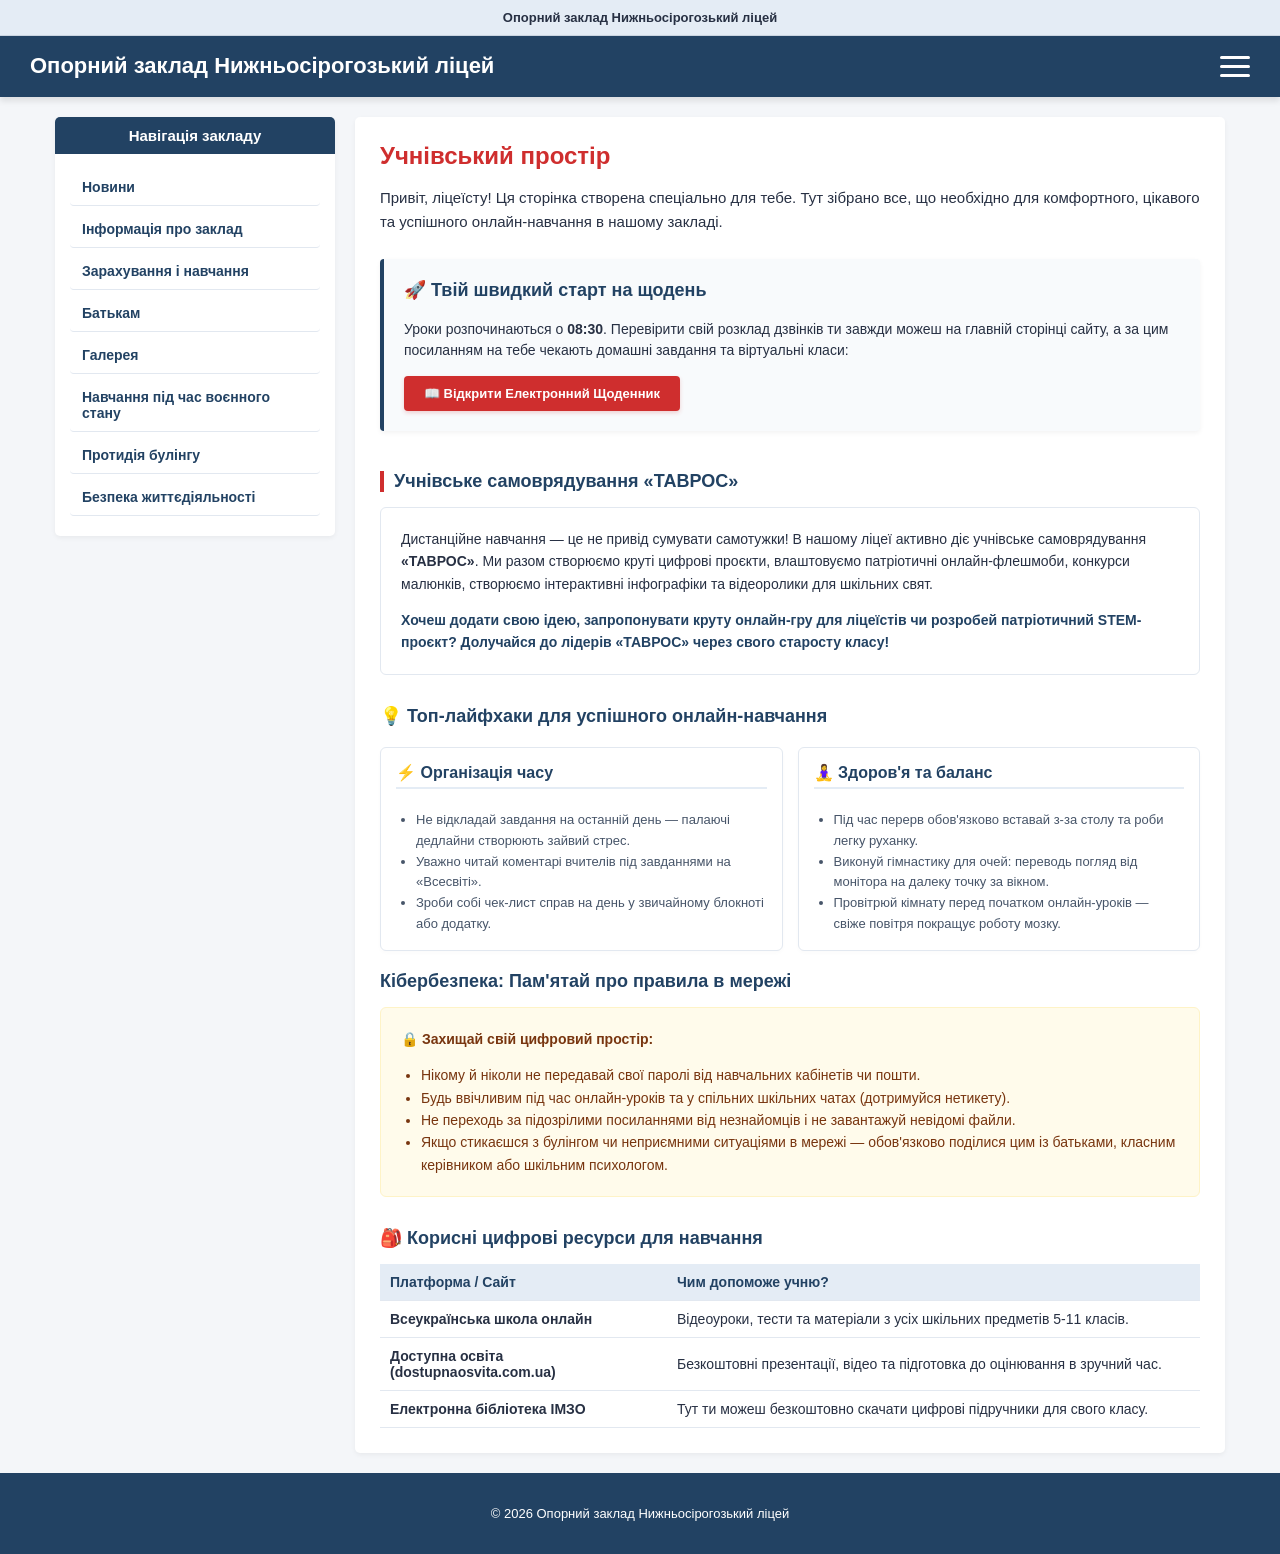
<file: students.html>
<!DOCTYPE html>
<html lang="uk">
<head>
    <meta charset="UTF-8">
    <meta name="viewport" content="width=device-width, initial-scale=1.0">
    <title>Учнівський простір - Нижньосірогозький ліцей</title>
    <link rel="stylesheet" href="style.css?v=2">
    <link rel="stylesheet" href="images.css">
</head>
<body>

    <div class="top-bar">Опорний заклад Нижньосірогозький ліцей</div>

    <header>
        <div class="logo-area"><h1>Опорний заклад Нижньосірогозький ліцей</h1></div>
        <div class="menu-toggle" id="burgerBtn"><span></span><span></span><span></span></div>
    </header>

    <nav>
        <ul class="nav-container" id="navContainer">
            <li><a href="index.html">Головна</a></li>
            <li><a href="news.html">Новини</a></li>
            <li><a href="info.html">Інформація про заклад</a></li>
            <li><a href="rules.html">Зарахування і навчання</a></li>
            <li><a href="parents.html">Батькам</a></li>
            <li><a href="gallery.html">Галерея</a></li>
            <li><a href="war-time.html">Навчання під час воєнного стану</a></li>
            <li><a href="anti-bullying.html">Протидія булінгу</a></li>
            <li><a href="safety.html">Безпека життєдіяльності</a></li>
        </ul>
    </nav>

    <ul id="leftMenu" class="school-left-menu">
        <li><a href="index.html">Головна</a></li>
        <li><a href="news.html">Новини</a></li>
        <li><a href="info.html">Інформація про заклад</a></li>
        <li><a href="rules.html">Зарахування і навчання</a></li>
        <li><a href="parents.html">Батькам</a></li>
        <li><a href="gallery.html">Галерея</a></li>
        <li><a href="war-time.html">Навчання під час воєнного стану</a></li>
        <li><a href="anti-bullying.html">Протидія булінгу</a></li>
        <li><a href="safety.html">Безпека життєдіяльності</a></li>
    </ul>

    <div class="site-layout">
        <aside class="sidebar">
            <div class="widget-title">Навігація закладу</div>
            <ul class="school-left-menu">
                <li><a href="news.html">Новини</a></li>
                <li><a href="info.html">Інформація про заклад</a></li>
                <li><a href="rules.html">Зарахування і навчання</a></li>
                <li><a href="parents.html">Батькам</a></li>
                <li><a href="gallery.html">Галерея</a></li>
                <li><a href="war-time.html">Навчання під час воєнного стану</a></li>
                <li><a href="anti-bullying.html">Протидія булінгу</a></li>
                <li><a href="safety.html">Безпека життєдіяльності</a></li>
            </ul>
        </aside>

        <main class="main-content">
            <h1>Учнівський простір</h1>
            <p style="line-height: 1.6; font-size: 15px;">Привіт, ліцеїсту! Ця сторінка створена спеціально для тебе. Тут зібрано все, що необхідно для комфортного, цікавого та успішного онлайн-навчання в нашому закладі.</p>

            <div style="background-color: #f8fafc; border-left: 4px solid #224263; padding: 20px; margin: 25px 0; border-radius: 4px; box-shadow: 0 2px 5px rgba(0,0,0,0.05);">
                <h3 style="margin-top: 0; color: #224263; font-size: 18px;">🚀 Твій швидкий старт на щодень</h3>
                <p style="font-size: 14px; line-height: 1.5; margin-bottom: 15px;">Уроки розпочинаються о <strong>08:30</strong>. Перевірити свій розклад дзвінків ти завжди можеш на главній сторінці сайту, а за цим посиланням на тебе чекають домашні завдання та віртуальні класи:</p>
                <a href="https://vseosvita.ua/" target="_blank" style="display: inline-block; background-color: #cf2e2e; color: white !important; text-decoration: none; padding: 10px 20px; font-weight: bold; font-size: 13px; border-radius: 4px; transition: 0.2s; box-shadow: 0 2px 4px rgba(207,46,46,0.2);">
                    📖 Відкрити Електронний Щоденник
                </a>
            </div>

            <h2 style="margin-top: 40px; border-left: 4px solid #cf2e2e; padding-left: 10px;">Учнівське самоврядування «ТАВРОС»</h2>
            <div style="background-color: #ffffff; border: 1px solid #e2e8f0; padding: 20px; border-radius: 6px; line-height: 1.6; font-size: 14px; margin-bottom: 30px;">
                <p style="margin-top: 0;">Дистанційне навчання — це не привід сумувати самотужки! В нашому ліцеї активно діє учнівське самоврядування <strong>«ТАВРОС»</strong>. Ми разом створюємо круті цифрові проєкти, влаштовуємо патріотичні онлайн-флешмоби, конкурси малюнків, створюємо інтерактивні інфографіки та відеоролики для шкільних свят.</p>
                <p style="margin-bottom: 0; font-weight: bold; color: #224263;">Хочеш додати свою ідею, запропонувати круту онлайн-гру для ліцеїстів чи розробей патріотичний STEM-проєкт? Долучайся до лідерів «ТАВРОС» через свого старосту класу!</p>
            </div>

            <h2>💡 Топ-лайфхаки для успішного онлайн-навчання</h2>
            <div style="display: flex; gap: 15px; flex-wrap: wrap; margin: 20px 0;">
                <div style="flex: 1; min-width: 280px; background-color: #ffffff; border: 1px solid #e2e8f0; padding: 15px; border-radius: 6px; box-shadow: 0 2px 4px rgba(0,0,0,0.02);">
                    <h4 style="margin-top: 0; color: #224263; border-bottom: 2px solid #e4ecf5; padding-bottom: 5px;">⚡ Організація часу</h4>
                    <ul style="padding-left: 20px; font-size: 13px; line-height: 1.6; color: #475569; margin-bottom: 0;">
                        <li>Не відкладай завдання на останній день — палаючі дедлайни створюють зайвий стрес.</li>
                        <li>Уважно читай коментарі вчителів під завданнями на «Всесвіті».</li>
                        <li>Зроби собі чек-лист справ на день у звичайному блокноті або додатку.</li>
                    </ul>
                </div>

                <div style="flex: 1; min-width: 280px; background-color: #ffffff; border: 1px solid #e2e8f0; padding: 15px; border-radius: 6px; box-shadow: 0 2px 4px rgba(0,0,0,0.02);">
                    <h4 style="margin-top: 0; color: #224263; border-bottom: 2px solid #e4ecf5; padding-bottom: 5px;">🧘‍♀️ Здоров'я та баланс</h4>
                    <ul style="padding-left: 20px; font-size: 13px; line-height: 1.6; color: #475569; margin-bottom: 0;">
                        <li>Під час перерв обов'язково вставай з-за столу та роби легку руханку.</li>
                        <li>Виконуй гімнастику для очей: переводь погляд від монітора на далеку точку за вікном.</li>
                        <li>Провітрюй кімнату перед початком онлайн-уроків — свіже повітря покращує роботу мозку.</li>
                    </ul>
                </div>
            </div>

            <h2>Кібербезпека: Пам'ятай про правила в мережі</h2>
            <div style="background-color: #fffbeb; border: 1px solid #fef3c7; padding: 20px; border-radius: 6px; font-size: 14px; line-height: 1.6; color: #78350f; margin-bottom: 30px;">
                <p style="margin-top: 0; font-weight: bold;">🔒 Захищай свій цифровий простір:</p>
                <ul style="padding-left: 20px; margin-bottom: 0;">
                    <li>Нікому й ніколи не передавай свої паролі від навчальних кабінетів чи пошти.</li>
                    <li>Будь ввічливим під час онлайн-уроків та у спільних шкільних чатах (дотримуйся нетикету).</li>
                    <li>Не переходь за підозрілими посиланнями від незнайомців і не завантажуй невідомі файли.</li>
                    <li>Якщо стикаєшся з булінгом чи неприємними ситуаціями в мережі — обов'язково поділися цим із батьками, класним керівником або шкільним психологом.</li>
                </ul>
            </div>

            <h2>🎒 Корисні цифрові ресурси для навчання</h2>
            <table style="margin-top: 15px; font-size: 13px; width: 100%;">
                <tr style="background-color: #224263; color: white;">
                    <th style="width: 35%; padding: 10px;">Платформа / Сайт</th>
                    <th style="padding: 10px;">Чим допоможе учню?</th>
                </tr>
                <tr>
                    <td><strong>Всеукраїнська школа онлайн</strong></td>
                    <td>Відеоуроки, тести та матеріали з усіх шкільних предметів 5-11 класів.</td>
                </tr>
                <tr>
                    <td><strong>Доступна освіта (dostupnaosvita.com.ua)</strong></td>
                    <td>Безкоштовні презентації, відео та підготовка до оцінювання в зручний час.</td>
                </tr>
                <tr>
                    <td><strong>Електронна бібліотека ІМЗО</strong></td>
                    <td>Тут ти можеш безкоштовно скачати цифрові підручники для свого класу.</td>
                </tr>
            </table>
        </main>
    </div> 
    
    <footer>
        <p>&copy; 2026 Опорний заклад Нижньосірогозький ліцей</p>
    </footer>

    <script>
        const burgerBtn = document.getElementById('burgerBtn');
        const leftMenu = document.getElementById('leftMenu');
        const navContainer = document.getElementById('navContainer');

        // Логіка відкриття та закриття шторки бургера
        burgerBtn.addEventListener('click', function(e) {
            e.stopPropagation();
            leftMenu.classList.toggle('active');
            navContainer.classList.toggle('active');
        });

        // Закриття шторки при кліку на будь-яку порожню область екрана
        document.addEventListener('click', function(e) {
            if (!leftMenu.contains(e.target) && !burgerBtn.contains(e.target)) {
                leftMenu.classList.remove('active');
                navContainer.classList.remove('active');
            }
        });
    </script>
</body>
</html>
</file>
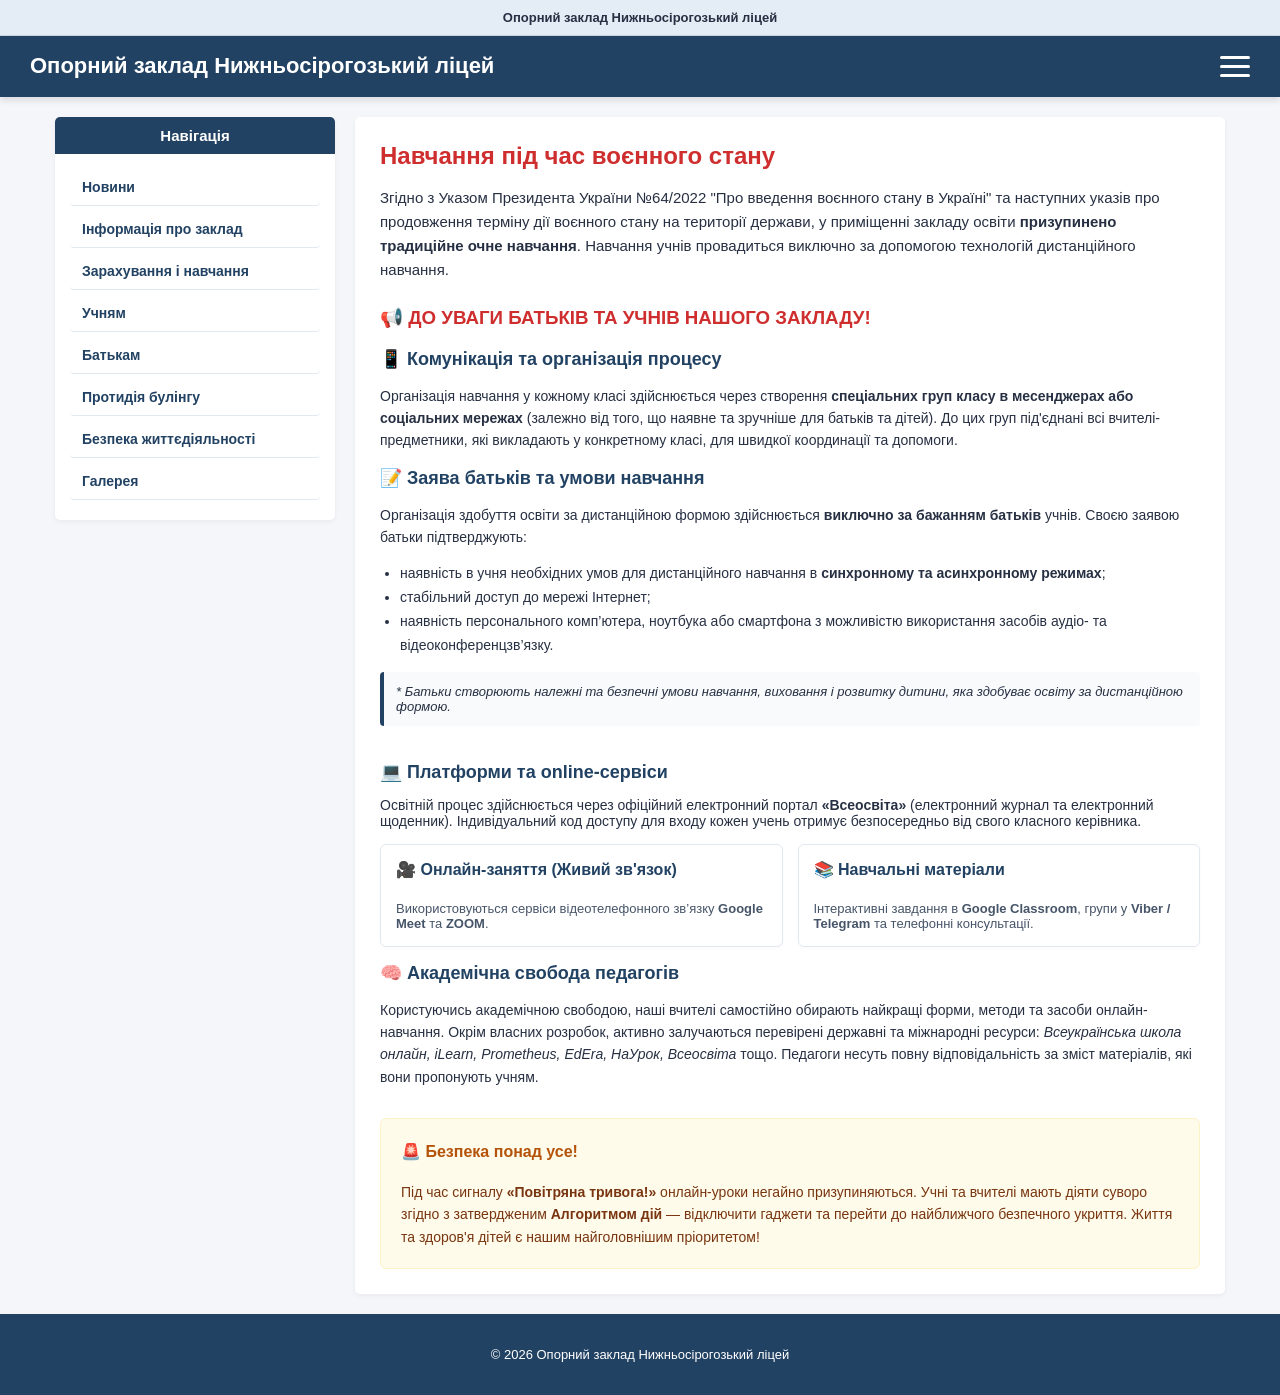
<file: war-time.html>
<!DOCTYPE html>
<html lang="uk">
<head>
    <meta charset="UTF-8">
    <meta name="viewport" content="width=device-width, initial-scale=1.0">
    <title>Навчання під час воєнного стану - Нижньосірогозький ліцей</title>
    <link rel="stylesheet" href="style.css?v=2">
    <link rel="stylesheet" href="images.css">
</head>
<body>

    <div class="top-bar">Опорний заклад Нижньосірогозький ліцей</div>

    <header>
        <div class="logo-area"><h1>Опорний заклад Нижньосірогозький ліцей</h1></div>
        <div class="menu-toggle" id="burgerBtn"><span></span><span></span><span></span></div>
    </header>

    <!-- ВЕРХНЄ МЕНЮ (ПОСИЛАННЯ НА ЦЮ СТОРІНКУ ПРИБРАНО) -->
    <nav>
        <ul class="nav-container" id="navContainer">
            <li><a href="index.html">Головна</a></li>
            <li><a href="news.html">Новини</a></li>
            <li><a href="info.html">Інформація про заклад</a></li>
            <li><a href="rules.html">Зарахування і навчання</a></li>
            <li><a href="parents.html">Батькам</a></li>
            <li><a href="students.html">Учням</a></li>
            <li><a href="anti-bullying.html">Протидія булінгу</a></li>
            <li><a href="safety.html">Без配ка життєдіяльності</a></li>
            <li><a href="gallery.html">Галерея</a></li>
        </ul>
    </nav>

    <!-- МОБІЛЬНА ШТОРКА (ПОСИЛАННЯ НА ЦЮ СТОРІНКУ ПРИБРАНО) -->
    <ul id="leftMenu" class="school-left-menu">
        <li><a href="index.html">Головна</a></li>
        <li><a href="news.html">Новини</a></li>
        <li><a href="info.html">Інформація про заклад</a></li>
        <li><a href="rules.html">Зарахування і навчання</a></li>
        <li><a href="parents.html">Батькам</a></li>
        <li><a href="students.html">Учням</a></li>
        <li><a href="anti-bullying.html">Протидія булінгу</a></li>
        <li><a href="safety.html">Безпека життєдіяльності</a></li>
        <li><a href="gallery.html">Галерея</a></li>
    </ul>

    <div class="site-layout inner-page">
        <!-- БІЧНА НАВІГАЦІЯ ПК ВЕРСІЇ (ПОСИЛАННЯ НА ЦЮ СТОРІНКУ ПРИБРАНО) -->
        <aside class="sidebar">
            <div class="widget-title">Навігація</div>
            <ul class="school-left-menu">
                <li><a href="news.html">Новини</a></li>
                <li><a href="info.html">Інформація про заклад</a></li>
                <li><a href="rules.html">Зарахування і навчання</a></li>
                <li><a href="students.html">Учням</a></li>
                <li><a href="parents.html">Батькам</a></li>
                <li><a href="anti-bullying.html">Протидія булінгу</a></li>
                <li><a href="safety.html">Безпека життєдіяльності</a></li>
                <li><a href="gallery.html">Галерея</a></li>
            </ul>
        </aside>

        <!-- ЦЕНТРАЛЬНА ЧАСТИНА -->
        <main class="main-content">
            <h1>Навчання під час воєнного стану</h1>
            
            <p style="line-height: 1.6; font-size: 15px;">Згідно з Указом Президента України №64/2022 "Про введення воєнного стану в Україні" та наступних указів про продовження терміну дії воєнного стану на території держави, у приміщенні закладу освіти <strong>призупинено традиційне очне навчання</strong>. Навчання учнів провадиться виключно за допомогою технологій дистанційного навчання.</p>

            <h3 style="color: #cf2e2e; margin-top: 25px;">📢 ДО УВАГИ БАТЬКІВ ТА УЧНІВ НАШОГО ЗАКЛАДУ!</h3>

            <!-- БЛОК 1: ЯК ПОБУДОВАНИЙ ЗВ'ЯЗОК -->
            <h2>📱 Комунікація та організація процесу</h2>
            <p style="font-size: 14px; line-height: 1.6;">Організація навчання у кожному класі здійснюється через створення <strong>спеціальних груп класу в месенджерах або соціальних мережах</strong> (залежно від того, що наявне та зручніше для батьків та дітей). До цих груп під'єднані всі вчителі-предметники, які викладають у конкретному класі, для швидкої координації та допомоги.</p>

            <!-- БЛОК 2: ВІДПОВІДАЛЬНІСТЬ БАТЬКІВ -->
            <h2>📝 Заява батьків та умови навчання</h2>
            <p style="font-size: 14px; line-height: 1.6;">Організація здобуття освіти за дистанційною формою здійснюється <strong>виключно за бажанням батьків</strong> учнів. Своєю заявою батьки підтверджують:</p>
            <ul style="padding-left: 20px; font-size: 14px; line-height: 1.7; color: #273043;">
                <li>наявність в учня необхідних умов для дистанційного навчання в <strong>синхронному та асинхронному режимах</strong>;</li>
                <li>стабільний доступ до мережі Інтернет;</li>
                <li>наявність персонального комп’ютера, ноутбука або смартфона з можливістю використання засобів аудіо- та відеоконференцзв’язку.</li>
            </ul>
            <div style="background-color: #f8fafc; border-left: 4px solid #224263; padding: 12px; margin-top: 10px; border-radius: 4px; font-size: 13px; font-style: italic;">
                * Батьки створюють належні та безпечні умови навчання, виховання і розвитку дитини, яка здобуває освіту за дистанційною формою.
            </div>

            <!-- БЛОК 3: ПОКРОКОВІ ІНСТРУМЕНТИ -->
            <h2 style="margin-top: 35px;">💻 Платформи та online-сервіси</h2>
            <p style="font-size: 14px;">Освітній процес здійснюється через офіційний електронний портал <strong>«Всеосвіта»</strong> (електронний журнал та електронний щоденник). Індивідуальний код доступу для входу кожен учень отримує безпосередньо від свого класного керівника.</p>
            
            <div style="display: flex; gap: 15px; flex-wrap: wrap; margin-top: 15px;">
                <div style="flex: 1; min-width: 250px; background-color: #ffffff; border: 1px solid #e2e8f0; padding: 15px; border-radius: 6px; box-shadow: 0 2px 4px rgba(0,0,0,0.02);">
                    <h4 style="margin-top: 0; color: #224263;">🎥 Онлайн-заняття (Живий зв'язок)</h4>
                    <p style="margin: 0; font-size: 13px; color: #475569;">Використовуються сервіси відеотелефонного зв’язку <strong>Google Meet</strong> та <strong>ZOOM</strong>.</p>
                </div>
                <div style="flex: 1; min-width: 250px; background-color: #ffffff; border: 1px solid #e2e8f0; padding: 15px; border-radius: 6px; box-shadow: 0 2px 4px rgba(0,0,0,0.02);">
                    <h4 style="margin-top: 0; color: #224263;">📚 Навчальні матеріали</h4>
                    <p style="margin: 0; font-size: 13px; color: #475569;">Інтерактивні завдання в <strong>Google Classroom</strong>, групи у <strong>Viber / Telegram</strong> та телефонні консультації.</p>
                </div>
            </div>

            <!-- БЛОК 4: АКАДЕМІЧНА СВОБОДА -->
            <h2>🧠 Академічна свобода педагогів</h2>
            <p style="font-size: 14px; line-height: 1.6;">Користуючись академічною свободою, наші вчителі самостійно обирають найкращі форми, методи та засоби онлайн-навчання. Окрім власних розробок, активно залучаються перевірені державні та міжнародні ресурси: <em>Всеукраїнська школа онлайн, iLearn, Prometheus, EdEra, НаУрок, Всеосвіта</em> тощо. Педагоги несуть повну відповідальність за зміст матеріалів, які вони пропонують учням.</p>

            <!-- КРИТИЧНИЙ БЛОК БЕЗПЕКИ -->
            <div style="background-color: #fffbeb; border: 1px solid #fef3c7; padding: 20px; border-radius: 6px; font-size: 14px; line-height: 1.6; color: #78350f; margin-top: 30px;">
                <p style="margin-top: 0; font-weight: bold; color: #b45309; font-size: 16px;">🚨 Безпека понад усе!</p>
                <p style="margin-bottom: 0;">Під час сигналу <strong>«Повітряна тривога!»</strong> онлайн-уроки негайно призупиняються. Учні та вчителі мають діяти суворо згідно з затвердженим <strong>Алгоритмом дій</strong> — відключити гаджети та перейти до найближчого безпечного укриття. Життя та здоров'я дітей є нашим найголовнішим пріоритетом!</p>
            </div>
        </main>
    </div>

    <footer>
        <p>&copy; 2026 Опорний заклад Нижньосірогозький ліцей</p>
    </footer>

    <script>
        const burgerBtn = document.getElementById('burgerBtn');
        const leftMenu = document.getElementById('leftMenu');
        const navContainer = document.getElementById('navContainer');

        burgerBtn.addEventListener('click', function(e) {
            e.stopPropagation();
            leftMenu.classList.toggle('active');
            navContainer.classList.toggle('active');
        });

        document.addEventListener('click', function(e) {
            if (!leftMenu.contains(e.target) && !burgerBtn.contains(e.target)) {
                leftMenu.classList.remove('active');
                navContainer.classList.remove('active');
            }
        });
    </script>
</body>
</html>
</file>
<file: style.css>
/* ==========================================================================
   1. ОСНОВНІ НАЛАШТУВАННЯ САЙТУ (ФУТЕР ЗАВЖДИ ВНИЗУ)
   ========================================================================== */
body {
    font-family: Arial, sans-serif;
    margin: 0;
    padding: 0;
    background-color: #f4f6f9; /* Світло-сірий фон усього сайту */
    color: #273043;            /* Основний колір тексту */
    
    display: flex;
    flex-direction: column;
    min-height: 100vh; /* Сторінка на всю висоту екрана */
}

/* Маленька інфо-стрічка на самому верху */
.top-bar {
    background-color: #e4ecf5;
    padding: 10px 20px;
    font-size: 13px;
    text-align: center;
    border-bottom: 1px solid #cbd5e1;
    font-weight: bold;
}

/* Велика синя шапка закладу */
header {
    background-color: #224263; /* Темно-синій офіційний колір */
    color: white;
    padding: 15px 30px;
    display: flex;
    justify-content: space-between;
    align-items: center;
    box-shadow: 0 4px 6px rgba(0,0,0,0.1);
    position: relative;
    z-index: 100; /* Шапка завжди поверх банерів */
}

.logo-area h1 {
    margin: 0;
    font-size: 22px;
    line-height: 1.4;
    font-weight: bold;
}

/* Кнопка з 3 паличками (Гамбургер) — ТЕПЕР ЗАВЖДИ ВИДИМА НА ВСІХ ПРИСТРОЯХ */
.menu-toggle {
    display: flex !important;   
    cursor: pointer;
    flex-direction: column;
    justify-content: space-between;
    width: 30px;
    height: 21px;
    z-index: 100000;
}

.menu-toggle span {
    display: block;
    height: 3px;
    width: 100%;
    background-color: white;
    border-radius: 3px;
    transition: 0.3s;
}

/* ==========================================================================
   2. РОЗУМНЕ ВЕРХНЄ МЕНЮ (КОНТРАСТНИЙ ТА ОБ'ЄМНИЙ ВАРІАНТ)
   ========================================================================== */
nav {
    /* Змінили градієнт на більш графітовий, контрастний та глибокий */
    background: linear-gradient(135deg, #1a2634 0%, #0f172a 100%); 
    
    /* Додаємо чітку патріотичну золотисто-жовту лінію знизу для контрасту з білим фоном сайту */
    border-bottom: 3px solid #f59e0b; 
    
    /* Додаємо тонку світлу лінію зверху, яка відокремить шторку від темно-синього хедера */
    border-top: 1px solid rgba(255, 255, 255, 0.15); 
    
    /* Потужна об'ємна тінь, яка візуально піднімає шторку НАД усім контентом сайту */
    box-shadow: 0 10px 25px rgba(0, 0, 0, 0.35); 
    
    position: fixed;
    top: 0px !important; 
    left: 0;
    width: 100%;
    height: 50px; 
    z-index: 99999 !important;  
    
    transform: translateY(-100%) !important;
    opacity: 0 !important;
    
    transition: transform 0.3s cubic-bezier(0.175, 0.885, 0.32, 1.1), opacity 0.2s;
    }

/* ЕФЕКТ ВИСУВАННЯ: Опускаємо меню нижче, щоб плашка ліцею його не перекривала */
header:hover + nav:not(.main-nav-visible),
nav:not(.main-nav-visible):hover {
    /* 85px — це ідеальна відстань, щоб меню повністю вийшло з-під шапки 
       і показало всі назви вкладок на 100% красивим рівним рядком */
    transform: translateY(85px) !important; 
    opacity: 1 !important;
    transition-delay: 0s;
}

.nav-container {
    max-width: 1200px;
    margin: 0 auto;
    display: flex;
    justify-content: center;
    align-items: center;
    flex-wrap: nowrap;
    list-style: none;
    padding: 0;
    height: 100%;
}

.nav-container li {
    display: inline-block;
    height: 100%;
}

.nav-container li a {
    display: flex;
    align-items: center;
    height: 100%;
    padding: 0 10px;
    color: #ffffff;
    text-decoration: none;
    font-size: 11px;
    font-weight: bold;
    text-transform: uppercase;
    letter-spacing: 0.5px;
    white-space: nowrap;
    transition: background-color 0.2s ease;
}

.nav-container li a:hover {
    background-color: #cf2e2e;
    color: white;
}

/* ==========================================================================
   2.1. ПОВНЕ СКАСУВАННЯ ЕФЕКТУ ШТОРКИ ДЛЯ ГОЛОВНОЇ СТОРІНКИ (НАВЖДИ ВІДКРИТЕ)
   ========================================================================== */
@media screen and (min-width: 1025px) {
    nav.main-nav-visible {
        position: static !important; /* На головній повертаємо в загальний дизайн сайту */
        transform: translateY(0) !important; /* Ніяких зсувів */
        opacity: 1 !important;
        height: 50px !important;
        box-shadow: 0 4px 12px rgba(0, 0, 0, 0.15) !important;
        transition: none !important; /* Вимикаємо рух, щоб меню стояло залізобетонно */
    }
}
/* ==========================================================================
   3. СТИЛІ ДЛЯ ВИСУВНОЇ ШТОРКИ (МЕНЮ-БУРГЕР ЗА КЛІКОМ)
   ========================================================================== */
#leftMenu {
    position: fixed !important;
    top: 0 !important;
    left: -320px !important;       /* За замовчуванням сховане ліворуч на всіх сторінках */
    width: 280px !important;
    height: 100vh !important;       /* На всю висоту екрана */
    background-color: #111111 !important; /* Глибокий чорний колір для шторки */
    padding: 80px 20px 20px 20px !important;
    box-sizing: border-box !important;
    margin: 0 !important;
    z-index: 999999 !important;    /* Максимальний пріоритет */
    transition: left 0.3s ease !important;
    list-style: none !important;
    box-shadow: 5px 0 15px rgba(0,0,0,0.5) !important;
    flex-grow: 0 !important;
    flex-shrink: 0 !important;
}

/* Коли на звичайних сторінках скрипт додає клас active — шторка виїжджає */
#leftMenu.active,
.school-left-menu.active {
    left: 0 !important;
}

.school-left-menu li {
    display: block !important;
    width: 100% !important;
}

.school-left-menu li a {
    display: block !important;
    padding: 12px 15px !important;
    color: #ffffff !important;
    text-decoration: none !important;
    font-size: 14px !important;
    font-weight: bold !important;
    border-bottom: 1px solid #222222 !important;
    border-radius: 4px !important;
    transition: all 0.2s ease !important;
    margin-bottom: 5px !important;
}

.school-left-menu li a:hover {
    background-color: #cf2e2e !important;
    color: white !important;
    padding-left: 20px !important;
}

/* ==========================================================================
   3.1. МАГІЯ ДЛЯ ГОЛОВНОЇ СТОРІНКИ (МЕНЮ ЗАВЖДИ ВІДКРИТЕ НА ПК)
   ========================================================================== */
@media screen and (min-width: 1025px) {
    /* Перетворюємо приховану чорну шторку на красиву фіксовану світлу колонку сайту */
    #leftMenu.main-page-menu {
        position: static !important;  /* Вимикаємо фіксацію поверх екрана, повертаємо в потік сайту */
        left: 0 !important;           /* Робимо меню видимим */
        width: 260px !important;      /* Задаємо стандартну ширину лівої колонки */
        height: auto !important;       /* Висота підлаштовується під контент, а не на весь екран */
        background-color: white !important; /* Міняємо чорний колір на чистий світлий фон */
        padding: 0 !important;         /* Скидаємо величезні відступи мобільної шторки */
        box-shadow: none !important;   /* Прибираємо тінь шторки */
        margin: 0 !important;
    }

    /* Стилізуємо посилання всередині меню головної сторінки, щоб вони виглядали як гарні віджети */
    #leftMenu.main-page-menu li a {
        color: #224263 !important;     /* Темно-синій офіційний колір тексту */
        border-bottom: 1px solid #e2e8f0 !important; /* Акуратна тонка лінія розділення */
        padding: 10px 12px !important;
        background-color: transparent !important;
    }

    /* Ефект ховеру (наведення мишки) саме для меню головної сторінки */
    #leftMenu.main-page-menu li a:hover {
        background-color: #f1f5f9 !important; /* Легкий сірий фон при наведенні */
        color: #cf2e2e !important;            /* Червоний патріотичний колір тексту */
        padding-left: 18px !important;        /* Ефект легкого зсуву вправо */
    }
}

/* ==========================================================================
   4. РОЗТАШУВАННЯ КОЛОНОК (СІТКА САЙТУ)
   ========================================================================== */
.site-layout {
    width: 100%;
    max-width: 1200px;
    margin: 20px auto;
    display: flex;         
    gap: 20px;
    padding: 0 15px;
    box-sizing: border-box;
    align-items: flex-start;
    flex-grow: 1; /* Виштовхує футер донизу */
}

/* Ліва колонка (Розклад на головній) */
.left-sidebar {
    width: 260px;
    min-width: 260px;
    flex-grow: 0;
    flex-shrink: 0;
    background-color: white;
    padding: 15px;
    border-radius: 5px;
    box-shadow: 0 2px 5px rgba(0,0,0,0.05);
    box-sizing: border-box;
}

/* Центральний контент */
.main-content {
    flex-grow: 1;
    background-color: white;
    padding: 25px;
    border-radius: 5px;
    box-shadow: 0 2px 5px rgba(0,0,0,0.05);
    box-sizing: border-box;
}

/* Права колонка */
.sidebar {
    width: 280px;
    min-width: 280px;
    flex-grow: 0;
    flex-shrink: 0;
    background-color: white;
    padding: 15px;
    border-radius: 5px;
    box-shadow: 0 2px 5px rgba(0,0,0,0.05);
    box-sizing: border-box;
}

.widget-title {
    background-color: #224263;
    color: white;
    padding: 10px;
    margin: -15px -15px 15px -15px;
    border-top-left-radius: 5px;
    border-top-right-radius: 5px;
    font-size: 15px;
    text-align: center;
    font-weight: bold;
}

.sidebar ul {
    list-style: none !important;
    padding: 0 !important;
    margin: 0 !important;
}

.sidebar ul li {
    margin-bottom: 5px !important;
    display: block !important;
}

.sidebar ul li a {
    display: block !important;
    padding: 10px 12px !important;
    color: #224263 !important;
    text-decoration: none !important;
    font-weight: bold !important;
    font-size: 14px !important;
    border-bottom: 1px solid #e2e8f0 !important;
    transition: all 0.2s ease !important;
}

.sidebar ul li a:hover {
    background-color: #f1f5f9 !important;
    color: #cf2e2e !important;
    padding-left: 18px !important;
}

/* ==========================================================================
   5. ВЕЛИКИЙ ГОРИЗОНТАЛЬНИЙ БАНЕР
   ========================================================================== */
.top-family-banner-link {
    text-decoration: none;
    display: block;
    width: 100%;
    max-width: 1200px;
    margin: 10px auto 0 auto; 
    padding: 0 15px;
    box-sizing: border-box;
    flex-shrink: 0;
}

.header-banners {
    position: relative;
    width: 100%;
    height: 320px;
    border-radius: 5px;
    overflow: hidden;
    box-shadow: 0 3px 8px rgba(0,0,0,0.1);
    border-bottom: 3px solid #cf2e2e;
}

.header-banners[style] {
    background-size: cover !important;
    background-position: center !important;
    background-repeat: no-repeat !important;
}

.family-banner-overlay {
    position: absolute;
    top: 0;
    left: 0;
    width: 100%;
    height: 100%;
    background: rgba(0, 0, 0, 0.02); 
    display: flex;
    align-items: center;
    justify-content: center;
}

.family-banner-overlay span {
    font-size: 0px; 
    color: transparent;
}

/* ==========================================================================
   6. СТИЛІ КОМПОНЕНТІВ (КНОПКИ, ТАБЛИЦІ, ВХІД)
   ========================================================================== */
.diary-btn {
    display: block;
    background-color: #cf2e2e;
    color: white !important;
    text-align: center;
    padding: 12px;
    text-decoration: none;
    font-weight: bold;
    font-size: 14px;
    border-radius: 4px;
    box-shadow: 0 2px 4px rgba(0,0,0,0.1);
    transition: background-color 0.2s, transform 0.2s;
}

.diary-btn:hover {
    background-color: #224263;
    transform: translateY(-2px);
}

.schedule-table {
    width: 100%;
    margin-top: 5px;
    font-size: 13px;
    border-collapse: collapse;
}

.schedule-table td {
    padding: 8px 6px;
    border-bottom: 1px dashed #cbd5e1;
    color: #273043;
}

.main-content h1 {
    color: #cf2e2e;
    font-size: 24px;
    margin-top: 0;
}

.main-content h2 {
    color: #224263;
    font-size: 18px;
}

table {
    width: 100%;
    border-collapse: collapse;
    margin-top: 25px;
}

th, td {
    padding: 10px;
    text-align: left;
    border-bottom: 1px solid #e2e8f0;
    font-size: 14px;
}

th {
    background-color: #e4ecf5;
    color: #224263;
}

.login-box {
    background-color: #f8fafc;
    border: 1px solid #cbd5e1;
    padding: 15px;
    border-radius: 5px;
}

.login-box label {
    font-size: 12px; 
    font-weight: bold;
    display: block;
    margin-top: 5px;
}

.login-box input {
    width: 100%;
    padding: 8px;
    margin: 6px 0 12px 0;
    border: 1px solid #cbd5e1;
    border-radius: 4px;
    box-sizing: border-box;
}

.login-btn {
    width: 100%;
    background-color: #224263;
    color: white;
    border: none;
    padding: 8px;
    font-weight: bold;
    border-radius: 4px;
    cursor: pointer;
    transition: 0.2s;
}

.login-btn:hover {
    background-color: #cf2e2e;
}

.news-item {
    display: flex;
    align-items: center;
    margin-bottom: 15px;
    border-bottom: 1px dashed #cbd5e1;
    padding-bottom: 10px;
}

.news-item a {
    color: #224263;
    text-decoration: none;
    font-weight: bold;
    font-size: 13px;
}

.news-item a:hover {
    color: #cf2e2e;
}

.calendar-title {
    text-align: center;
    font-weight: bold;
    color: #224263;
    margin-bottom: 10px;
}

.mini-calendar {
    width: 100%;
    text-align: center;
    font-size: 12px;
}

.mini-calendar th {
    background-color: #224263;
    color: white;
    text-align: center;
}

.mini-calendar td {
    padding: 5px;
    text-align: center;
}

.mini-calendar .today {
    background-color: #cf2e2e;
    color: white;
    font-weight: bold;
    border-radius: 50%;
}

/* ==========================================================================
   9. НИЖНЯ ЧАСТИНА САЙТУ (ФУТЕР)
   ========================================================================== */
footer {
    background-color: #224263;
    color: white;
    text-align: center;
    padding: 20px;
    font-size: 13px;
    
    width: 100% !important;
    min-width: 100% !important;
    box-sizing: border-box !important;
    
    clear: both !important;
    margin-top: auto !important; 
}

/* ==========================================================================
   10. АДАПТИВНІСТЬ (ДЛЯ СМАРТФОНІВ ТА ПЛАНШЕТІВ)
   ========================================================================== */
@media screen and (max-width: 1024px) {
    /* На мобільних повністю вимикаємо випливаюче меню, залишаємо тільки шторку за бургер-кліком */
    header:hover + nav, nav {
        display: none !important;
    }
}

@media screen and (max-width: 960px) {
    .site-layout {
        display: block; /* Трансформація у послідовні блоки */
    }
    
    .left-sidebar, .sidebar {
        width: 100% !important;
        min-width: 100% !important;
        margin-bottom: 20px;
    }
}   
/*КАЛЕНДАРЬ */
.mini-calendar { width: 100%; text-align: center; font-size: 13px; border-collapse: collapse; }
.mini-calendar th { color: #64748b; font-weight: normal; }
.mini-calendar td { padding: 5px; cursor: default; }
.mini-calendar .today { 
    background-color: #cf2e2e; 
    color: white; 
    border-radius: 50%; 
    font-weight: bold; 
}
</file>
<file: images.css>
/* ==========================================================================
   ФАЙЛ ДЛЯ КАРТИНОК ТА ФОТОГРАФІЙ САЙТУ (З ПАПКИ фото)
   ========================================================================== */

/* ВЕЛИКИЙ ЛІВИЙ БАНЕР */
.family-banner {
    background-image: url('foto/Gemini_Generated_Image_n1l21cn1l21cn1l2.png'); 
    background-size: contain;     /* ВИПРАВЛЕНО: тепер усе фото буде видно повністю від краю до краю */
    background-position: center;  /* Фото центровано */
    background-repeat: no-repeat; /* Картинка не буде дублюватися, якщо вона менша за блок */
}
/* Загальні налаштування для верхнього блоку колажу */
.header-banners {
    display: flex;
    background-color: #fff;
    border-bottom: 3px solid #cf2e2e;
}

.school-photo {
    width: 25%;             
    height: 140px;          
    background-size: cover; 
    background-position: center; 
    border-right: 1px solid #fff; 
}

/* 4 картинки колажу вгорі сайту */
.photo-1 {
    background-image: url('фото/banner1.jpg');
}

.photo-2 {
    background-image: url('фото/banner2.jpg');
}

.photo-3 {
    background-image: url('фото/banner3.jpg');
}

.photo-4 {
    background-image: url('фото/banner4.jpg');
}


/* Картинки для блоку новин (права колонка) */
.news-img {
    width: 70px;          
    height: 55px;         
    background-size: cover;
    background-position: center;
    margin-right: 12px;
    border-radius: 3px;
    border: 1px solid #cbd5e1;
    flex-shrink: 0;       
}

.img-news-1 {
    background-image: url('foto/Gemini_Generated_Image_n1l21cn1l21cn1l2.png');
}

.img-news-2 {
    background-image: url('фото/news2.jpg');
}
</file>
